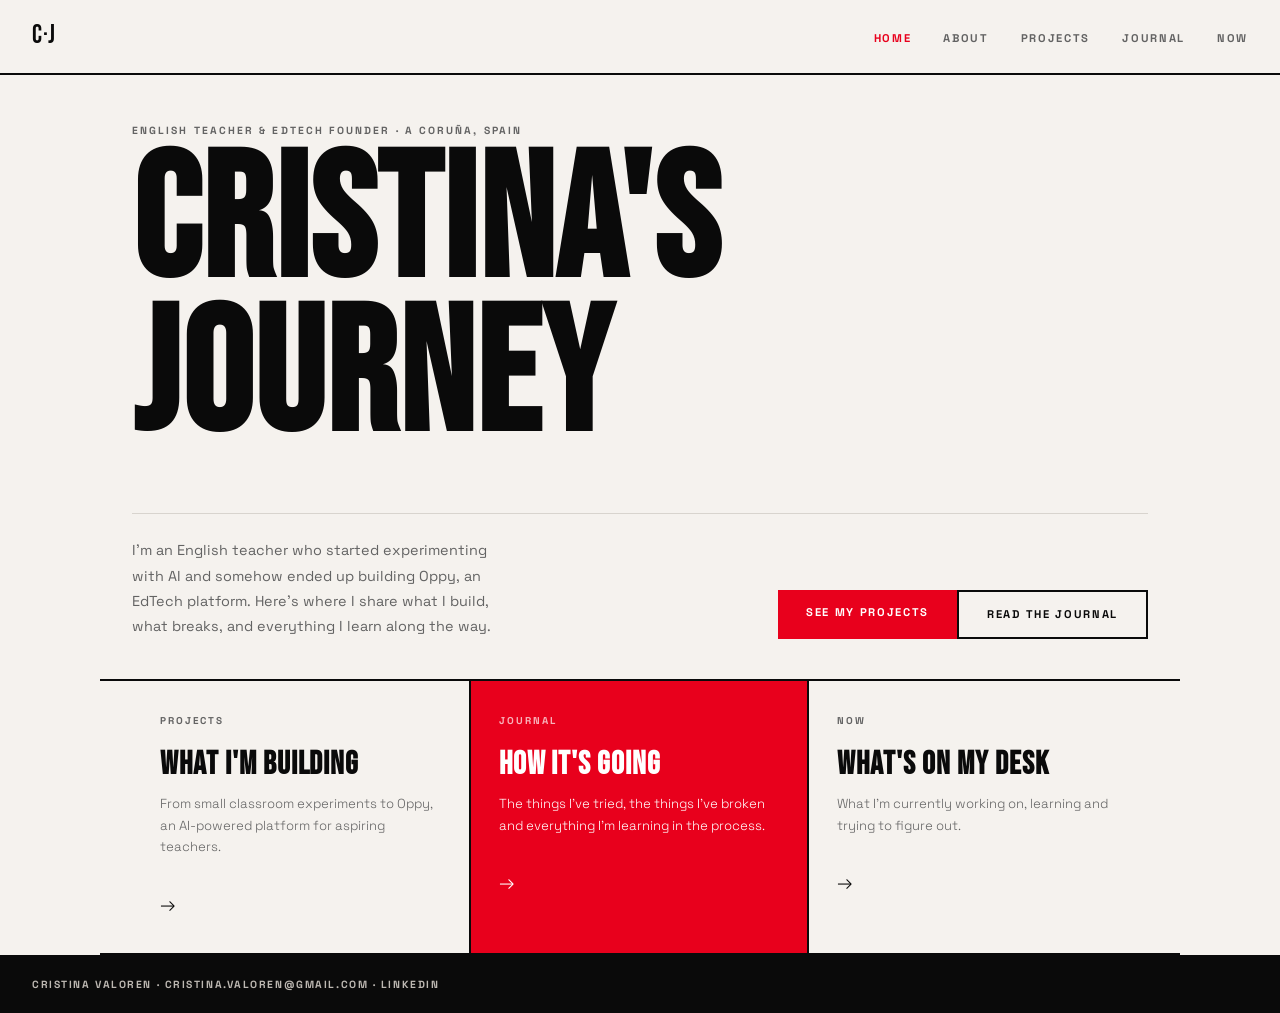
<file: index.html>
<!DOCTYPE html>
<html lang="en">
<head>
  <meta charset="UTF-8" />
  <meta name="viewport" content="width=device-width, initial-scale=1.0" />
  <title>Cristina Valoren | English Teacher & EdTech Founder</title>
  <meta name="description" content="Cristina Valoren is an English teacher exploring AI, educational technology and product development. Founder of Oppy. A personal journal of building, learning and figuring things out." />
  <meta property="og:title" content="Cristina Valoren | English Teacher & EdTech Founder" />
  <meta property="og:description" content="An English teacher learning to build with AI. From classroom experiments to developing Oppy, an EdTech platform for aspiring teachers." />
  <meta property="og:type" content="website" />
  <meta property="og:url" content="https://cristinavaloren-code.github.io/" />
  <link rel="icon" href="favicon.svg" type="image/svg+xml" />
  <link rel="stylesheet" href="css/style.css" />
</head>
<body>

  <nav class="nav">
    <a href="index.html" class="nav-logo">C·J</a>
    <ul class="nav-links">
      <li><a href="index.html" class="active">Home</a></li>
      <li><a href="about.html">About</a></li>
      <li><a href="projects.html">Projects</a></li>
      <li><a href="journal.html">Journal</a></li>
      <li><a href="now.html">Now</a></li>
    </ul>
  </nav>

  <main>
    <section class="hero">
      <div class="hero-text">
        <span class="eyebrow">English Teacher & EdTech Founder · A Coruña, Spain</span>
        <h1>Cristina's Journey</h1>
      </div>

      <div class="hero-bottom">
     
        <p class="hero-sub">
          I'm an English teacher who started experimenting with AI
          and somehow ended up building Oppy, an EdTech platform.
          Here's where I share what I build, what breaks, and
          everything I learn along the way.
        </p>


        <div class="hero-actions">
          <a href="projects.html" class="btn-primary">See My Projects</a>
          <a href="journal.html" class="btn-secondary">Read the Journal</a>
        </div>
      </div>
    </section>

    <section class="intro-cards">

      <a href="projects.html" class="card">
        <span class="card-label">Projects</span>
        <h2>What I'm building</h2>
        <p>
          From small classroom experiments to Oppy,
          an AI-powered platform for aspiring teachers.
        </p>
        <span class="card-arrow">→</span>
      </a>

      <a href="journal.html" class="card card--accent">
        <span class="card-label">Journal</span>
        <h2>How it's going</h2>
        <p>
          The things I've tried, the things I've broken
          and everything I'm learning in the process.
        </p>
        <span class="card-arrow">→</span>
      </a>

      <a href="now.html" class="card">
        <span class="card-label">Now</span>
        <h2>What's on my desk</h2>
        <p>
          What I'm currently working on, learning
          and trying to figure out.
        </p>
        <span class="card-arrow">→</span>
      </a>

    </section>
  </main>

  <footer class="footer">
    <p>
      Cristina Valoren ·
      <a href="mailto:cristina.valoren@gmail.com">
        cristina.valoren@gmail.com
      </a> ·
      <a href="https://www.linkedin.com/in/cristinavlorenzo"
         target="_blank"
         rel="noopener noreferrer">
        LinkedIn
      </a>
    </p>
  </footer>

</body>
</html>
</file>
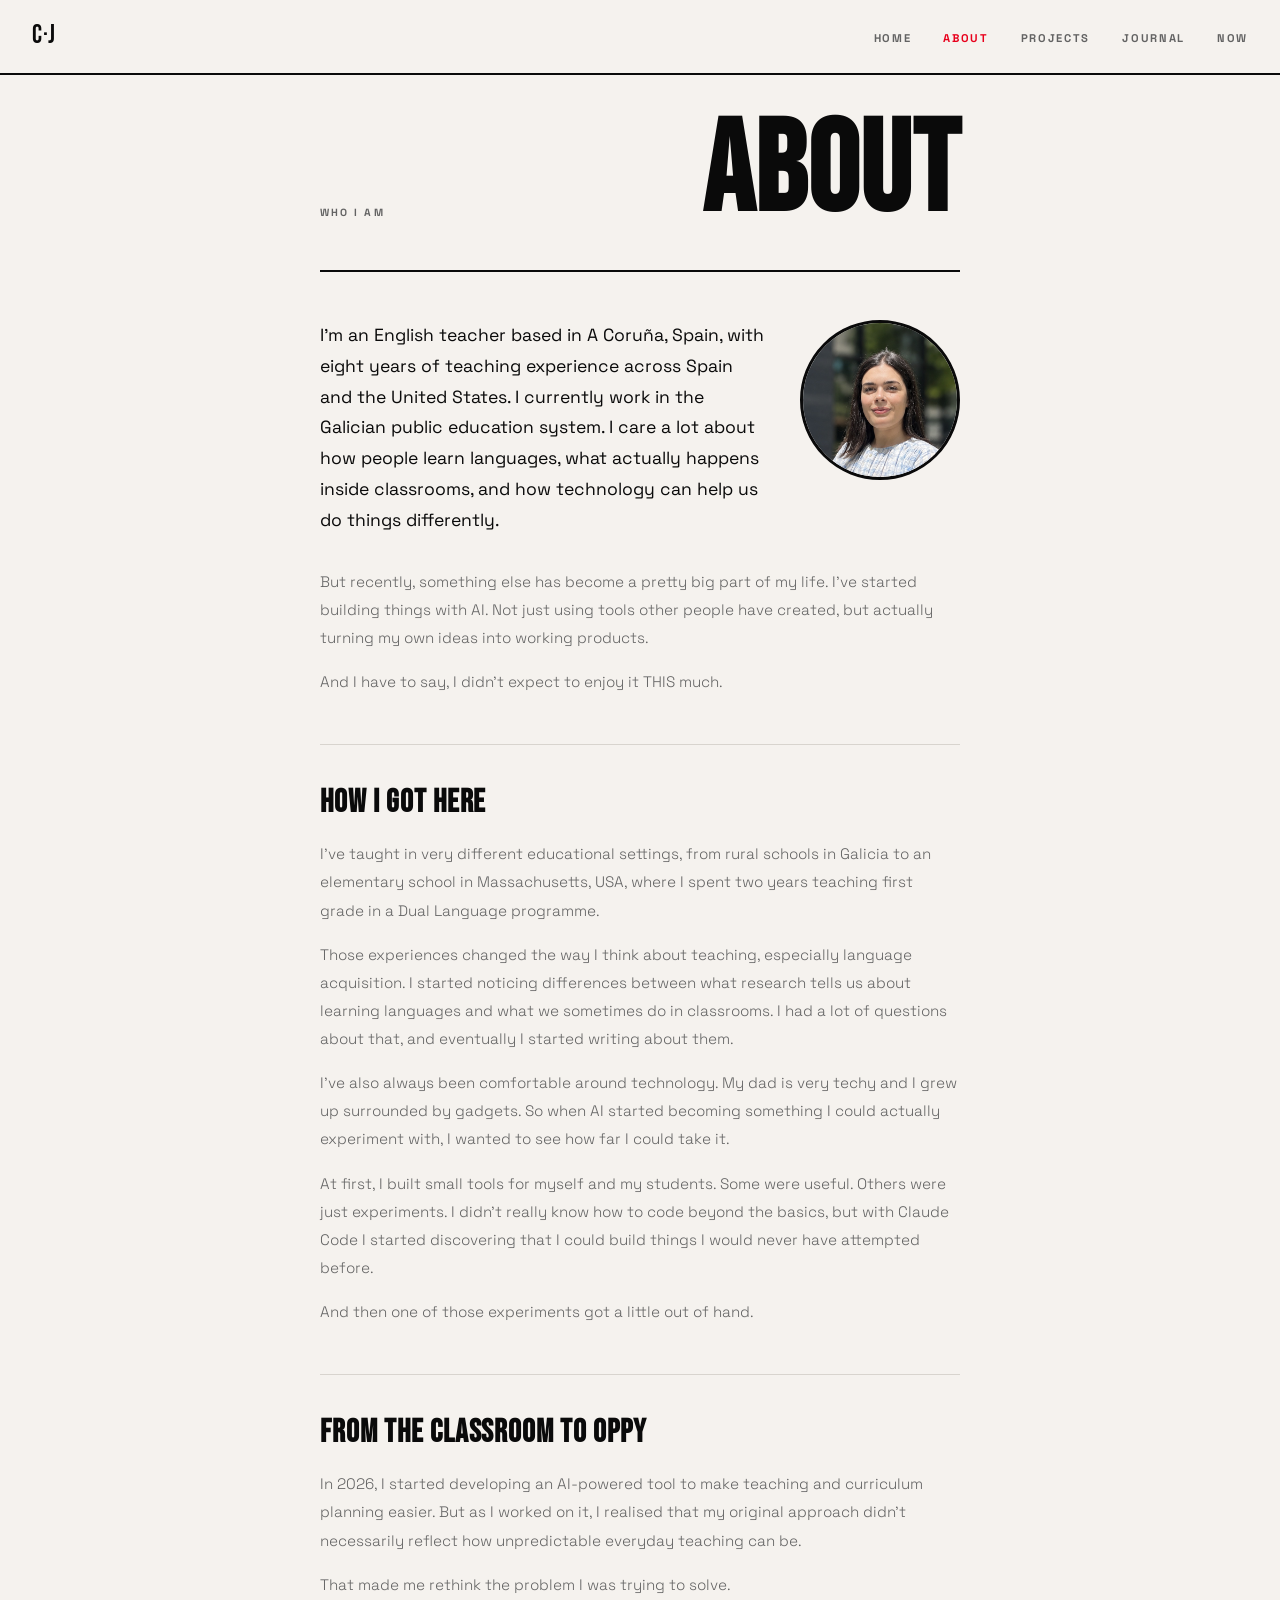
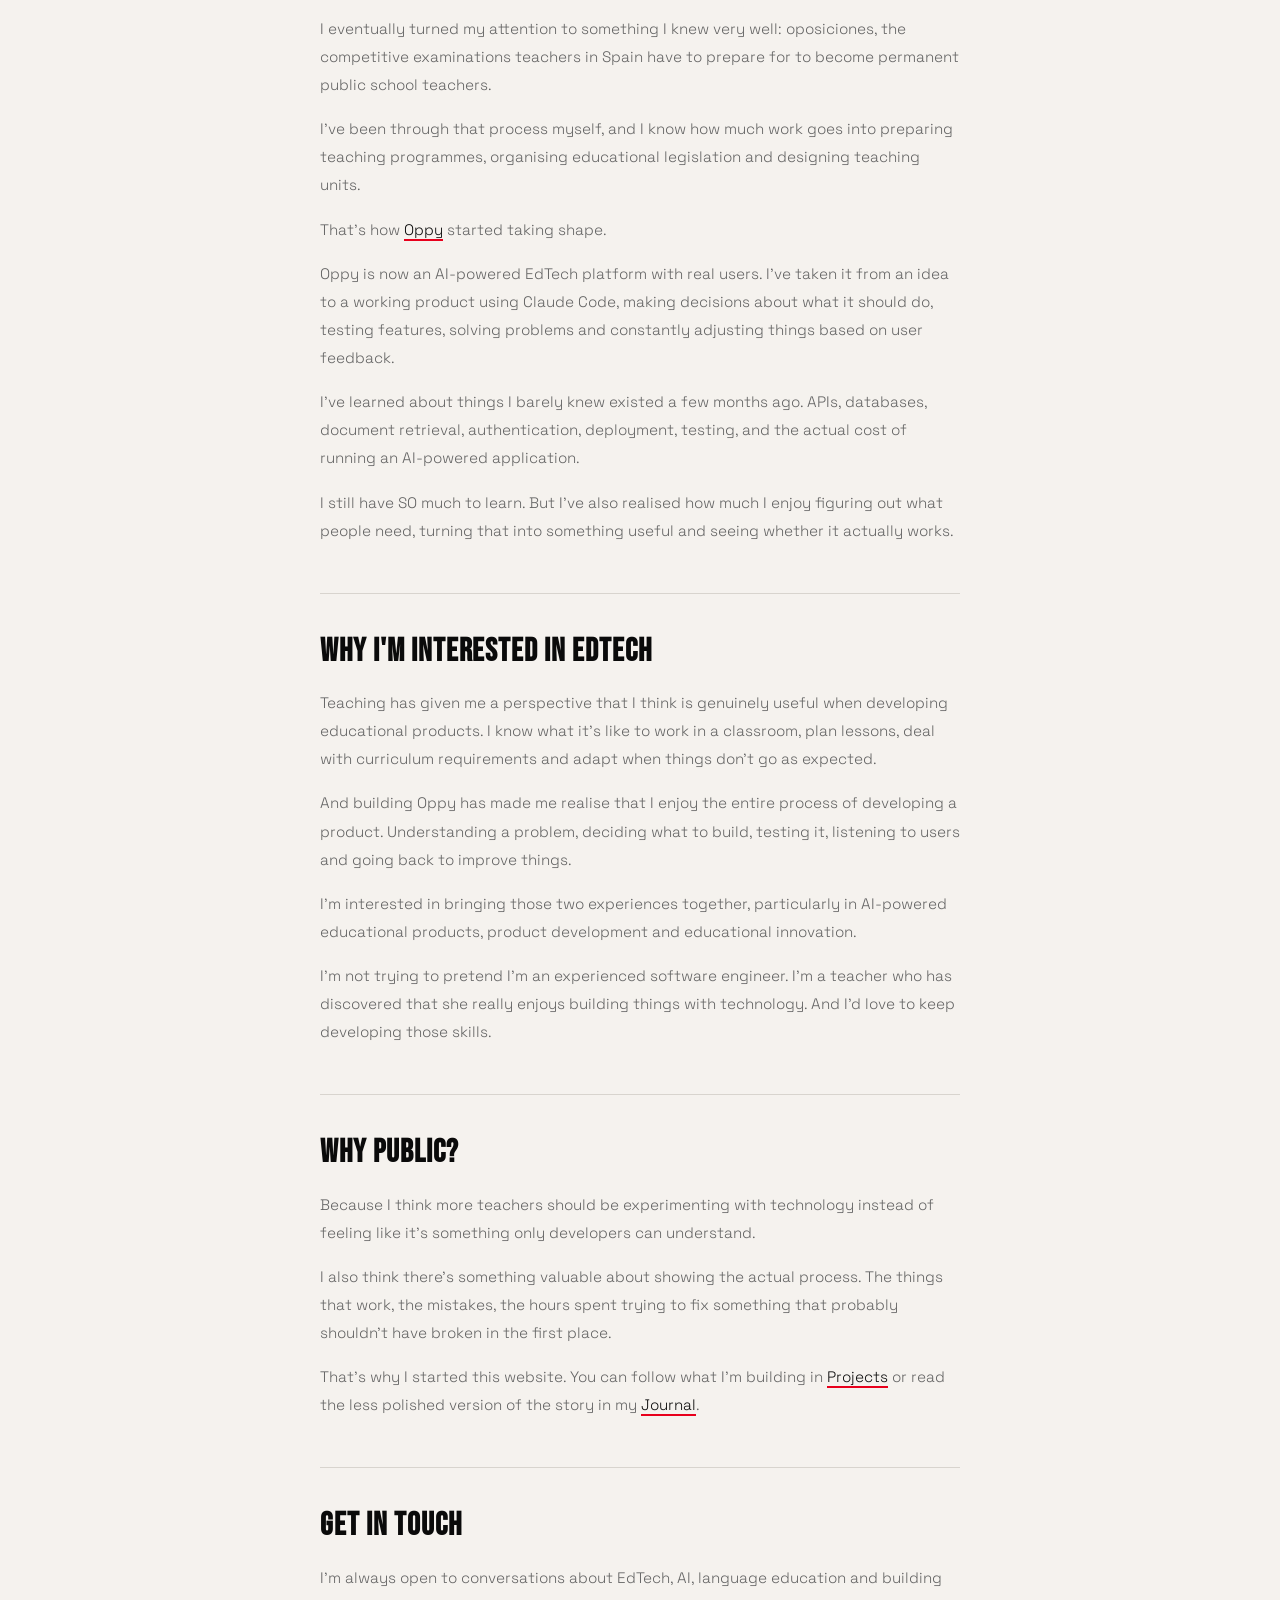
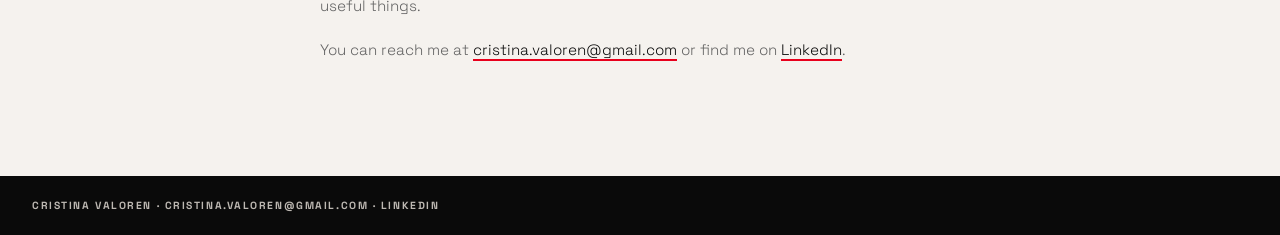
<file: about.html>
<!DOCTYPE html>
<html lang="en">
<head>
  <meta charset="UTF-8" />
  <meta name="viewport" content="width=device-width, initial-scale=1.0" />
  <title>About · Cristina Valoren</title>
  <meta name="description" content="Cristina Valoren is an English teacher with eight years of experience in Spain, the Netherlands and the US. Founder of Oppy, exploring AI, EdTech and product development." />
  <meta property="og:title" content="About · Cristina Valoren" />
  <meta property="og:description" content="From teaching English in different countries to building an AI-powered EdTech product. My journey into education, technology and product development." />
  <meta property="og:type" content="website" />
  <meta property="og:url" content="https://cristinavaloren-code.github.io/about.html" />
  <link rel="icon" href="favicon.svg" type="image/svg+xml" />
  <link rel="stylesheet" href="css/style.css" />
</head>
<body>

  <nav class="nav">
    <a href="index.html" class="nav-logo">C·J</a>
    <ul class="nav-links">
      <li><a href="index.html">Home</a></li>
      <li><a href="about.html" class="active">About</a></li>
      <li><a href="projects.html">Projects</a></li>
      <li><a href="journal.html">Journal</a></li>
      <li><a href="now.html">Now</a></li>
    </ul>
  </nav>

  <main class="page-main">
    <header class="page-header">
      <span class="eyebrow">Who I am</span>
      <h1>About</h1>
    </header>

    <div class="prose-layout">
      <div class="prose">

        <img
          src="images/headshot.jpg"
          alt="Cristina Valoren"
          style="width:160px;height:160px;object-fit:cover;object-position:center 80%;border-radius:50%;float:right;margin:0 0 1.5rem 2rem;border:3px solid #0a0a0a;"
        />

        <p class="lead">
          I'm an English teacher based in A Coruña, Spain, with eight years of teaching experience across Spain and the United States. I currently work in the Galician public education system. I care a lot about how people learn languages, what actually happens inside classrooms, and how technology can help us do things differently.
        </p>

        <p>
          But recently, something else has become a pretty big part of my life. I've started building things with AI. Not just using tools other people have created, but actually turning my own ideas into working products.
        </p>

        <p>
          And I have to say, I didn't expect to enjoy it THIS much.
        </p>

        <h2>How I got here</h2>

        <p>
          I've taught in very different educational settings, from rural schools in Galicia to an elementary school in Massachusetts, USA, where I spent two years teaching first grade in a Dual Language programme.
        </p>

        <p>
          Those experiences changed the way I think about teaching, especially language acquisition. I started noticing differences between what research tells us about learning languages and what we sometimes do in classrooms. I had a lot of questions about that, and eventually I started writing about them.
        </p>

        <p>
          I've also always been comfortable around technology. My dad is very techy and I grew up surrounded by gadgets. So when AI started becoming something I could actually experiment with, I wanted to see how far I could take it.
        </p>

        <p>
          At first, I built small tools for myself and my students. Some were useful. Others were just experiments. I didn't really know how to code beyond the basics, but with Claude Code I started discovering that I could build things I would never have attempted before.
        </p>

        <p>
          And then one of those experiments got a little out of hand.
        </p>

        <h2>From the classroom to Oppy</h2>

        <p>
          In 2026, I started developing an AI-powered tool to make teaching and curriculum planning easier. But as I worked on it, I realised that my original approach didn't necessarily reflect how unpredictable everyday teaching can be.
        </p>

        <p>
          That made me rethink the problem I was trying to solve.
        </p>

        <p>
          I eventually turned my attention to something I knew very well: oposiciones, the competitive examinations teachers in Spain have to prepare for to become permanent public school teachers.
        </p>

        <p>
          I've been through that process myself, and I know how much work goes into preparing teaching programmes, organising educational legislation and designing teaching units.
        </p>

        <p>
          That's how <a href="https://oppy.es" target="_blank" rel="noopener noreferrer">Oppy</a> started taking shape.
        </p>

        <p>
          Oppy is now an AI-powered EdTech platform with real users. I've taken it from an idea to a working product using Claude Code, making decisions about what it should do, testing features, solving problems and constantly adjusting things based on user feedback.
        </p>

        <p>
          I've learned about things I barely knew existed a few months ago. APIs, databases, document retrieval, authentication, deployment, testing, and the actual cost of running an AI-powered application.
        </p>

        <p>
          I still have SO much to learn. But I've also realised how much I enjoy figuring out what people need, turning that into something useful and seeing whether it actually works.
        </p>

        <h2>Why I'm interested in EdTech</h2>

        <p>
          Teaching has given me a perspective that I think is genuinely useful when developing educational products. I know what it's like to work in a classroom, plan lessons, deal with curriculum requirements and adapt when things don't go as expected.
        </p>

        <p>
          And building Oppy has made me realise that I enjoy the entire process of developing a product. Understanding a problem, deciding what to build, testing it, listening to users and going back to improve things.
        </p>

        <p>
          I'm interested in bringing those two experiences together, particularly in AI-powered educational products, product development and educational innovation.
        </p>

        <p>
          I'm not trying to pretend I'm an experienced software engineer. I'm a teacher who has discovered that she really enjoys building things with technology. And I'd love to keep developing those skills.
        </p>

        <h2>Why public?</h2>

        <p>
          Because I think more teachers should be experimenting with technology instead of feeling like it's something only developers can understand.
        </p>

        <p>
          I also think there's something valuable about showing the actual process. The things that work, the mistakes, the hours spent trying to fix something that probably shouldn't have broken in the first place.
        </p>

        <p>
          That's why I started this website. You can follow what I'm building in <a href="projects.html">Projects</a> or read the less polished version of the story in my <a href="journal.html">Journal</a>.
        </p>

        <h2>Get in touch</h2>

        <p>
          I'm always open to conversations about EdTech, AI, language education and building useful things.
        </p>

        <p>
          You can reach me at <a href="mailto:cristina.valoren@gmail.com">cristina.valoren@gmail.com</a> or find me on <a href="https://www.linkedin.com/in/cristinavlorenzo" target="_blank" rel="noopener noreferrer">LinkedIn</a>.
        </p>

      </div>
    </div>
  </main>

  <footer class="footer">
    <p>Cristina Valoren · <a href="mailto:cristina.valoren@gmail.com">cristina.valoren@gmail.com</a> · <a href="https://www.linkedin.com/in/cristinavlorenzo" target="_blank" rel="noopener noreferrer">LinkedIn</a></p>
  </footer>

</body>
</html>
</file>
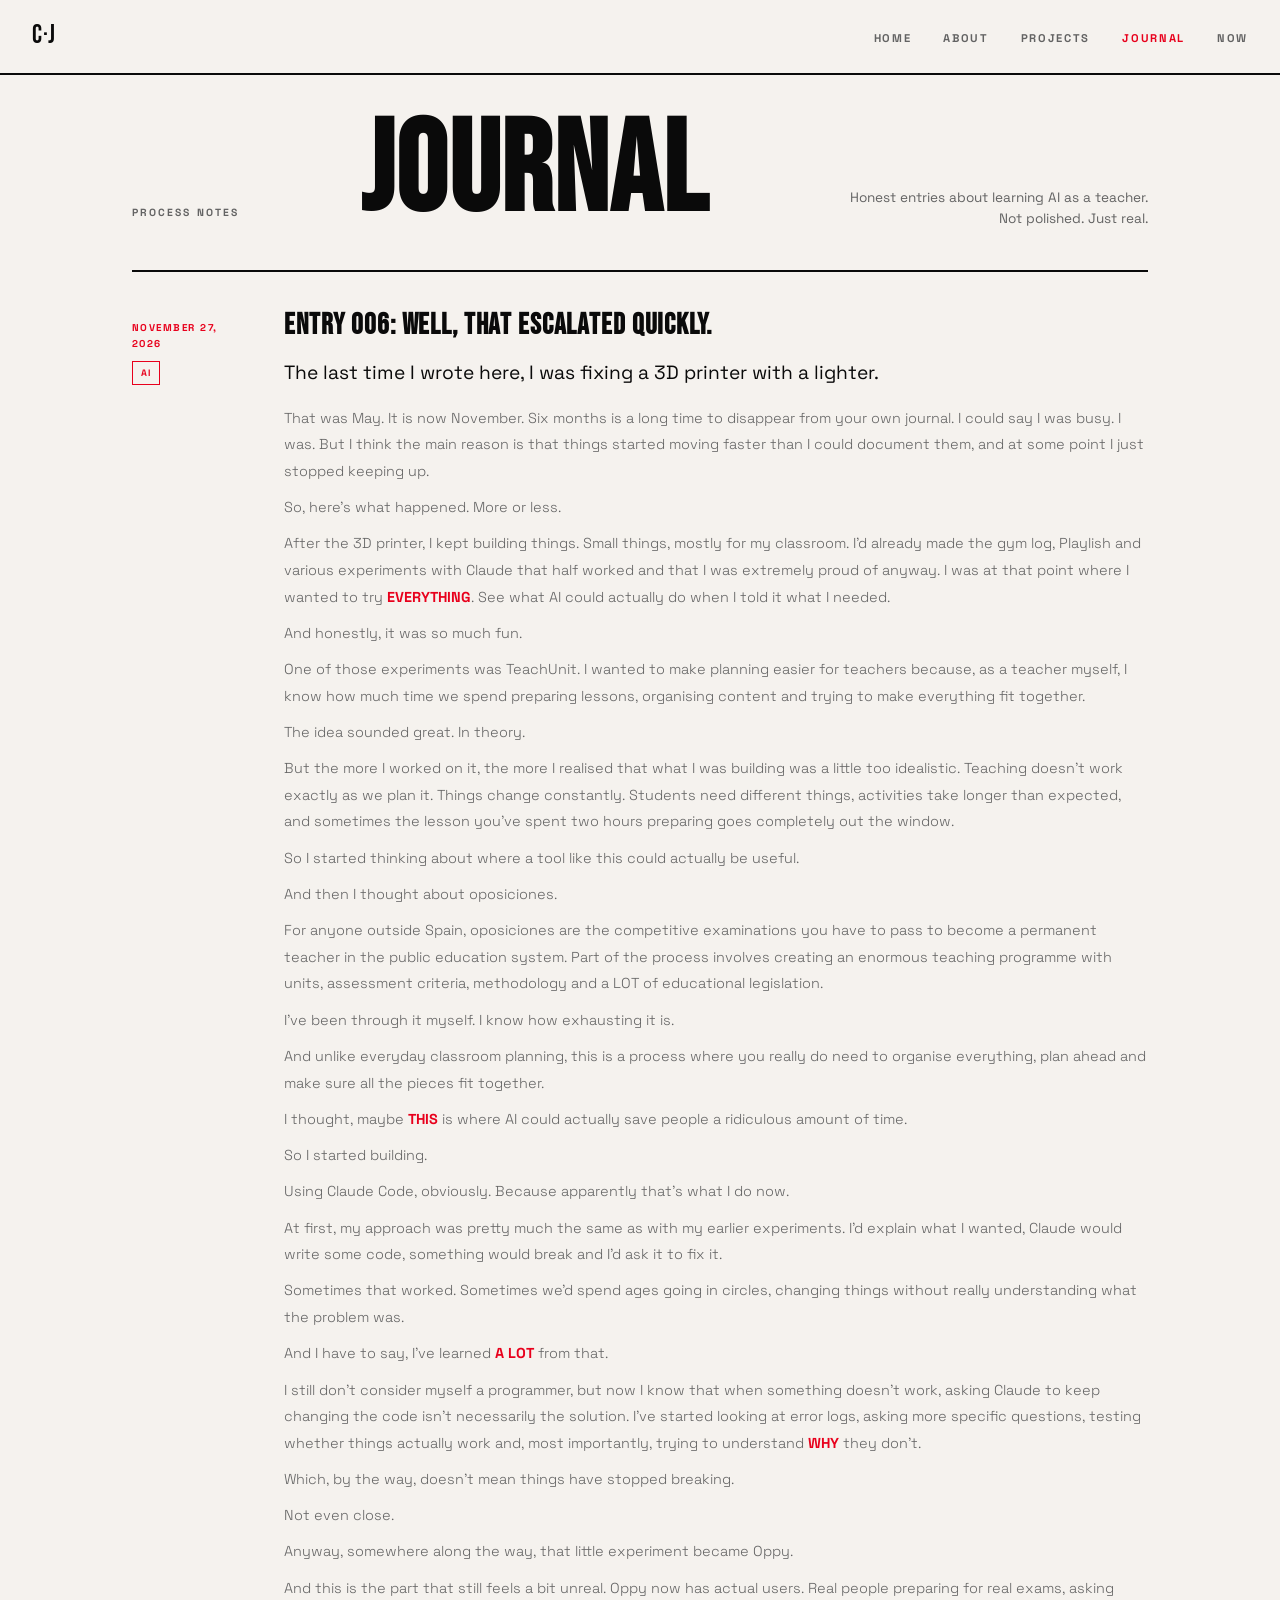
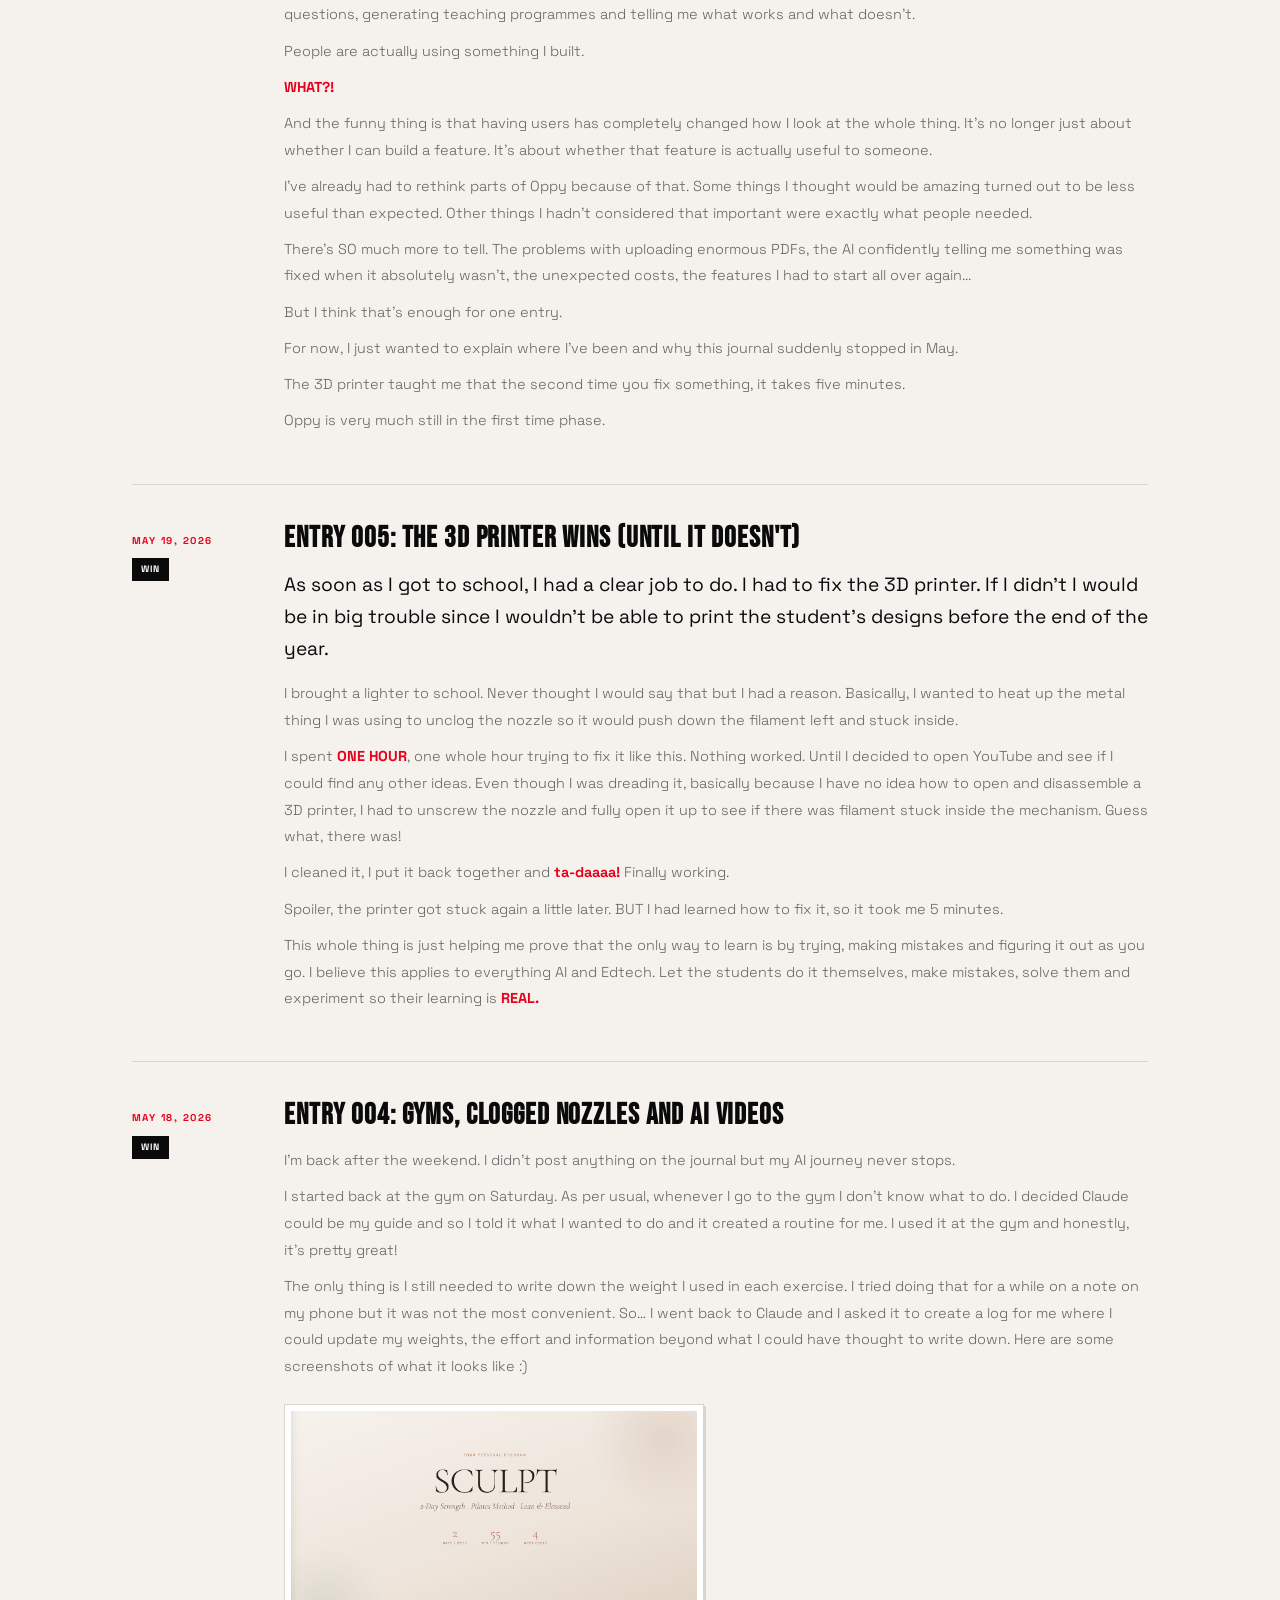
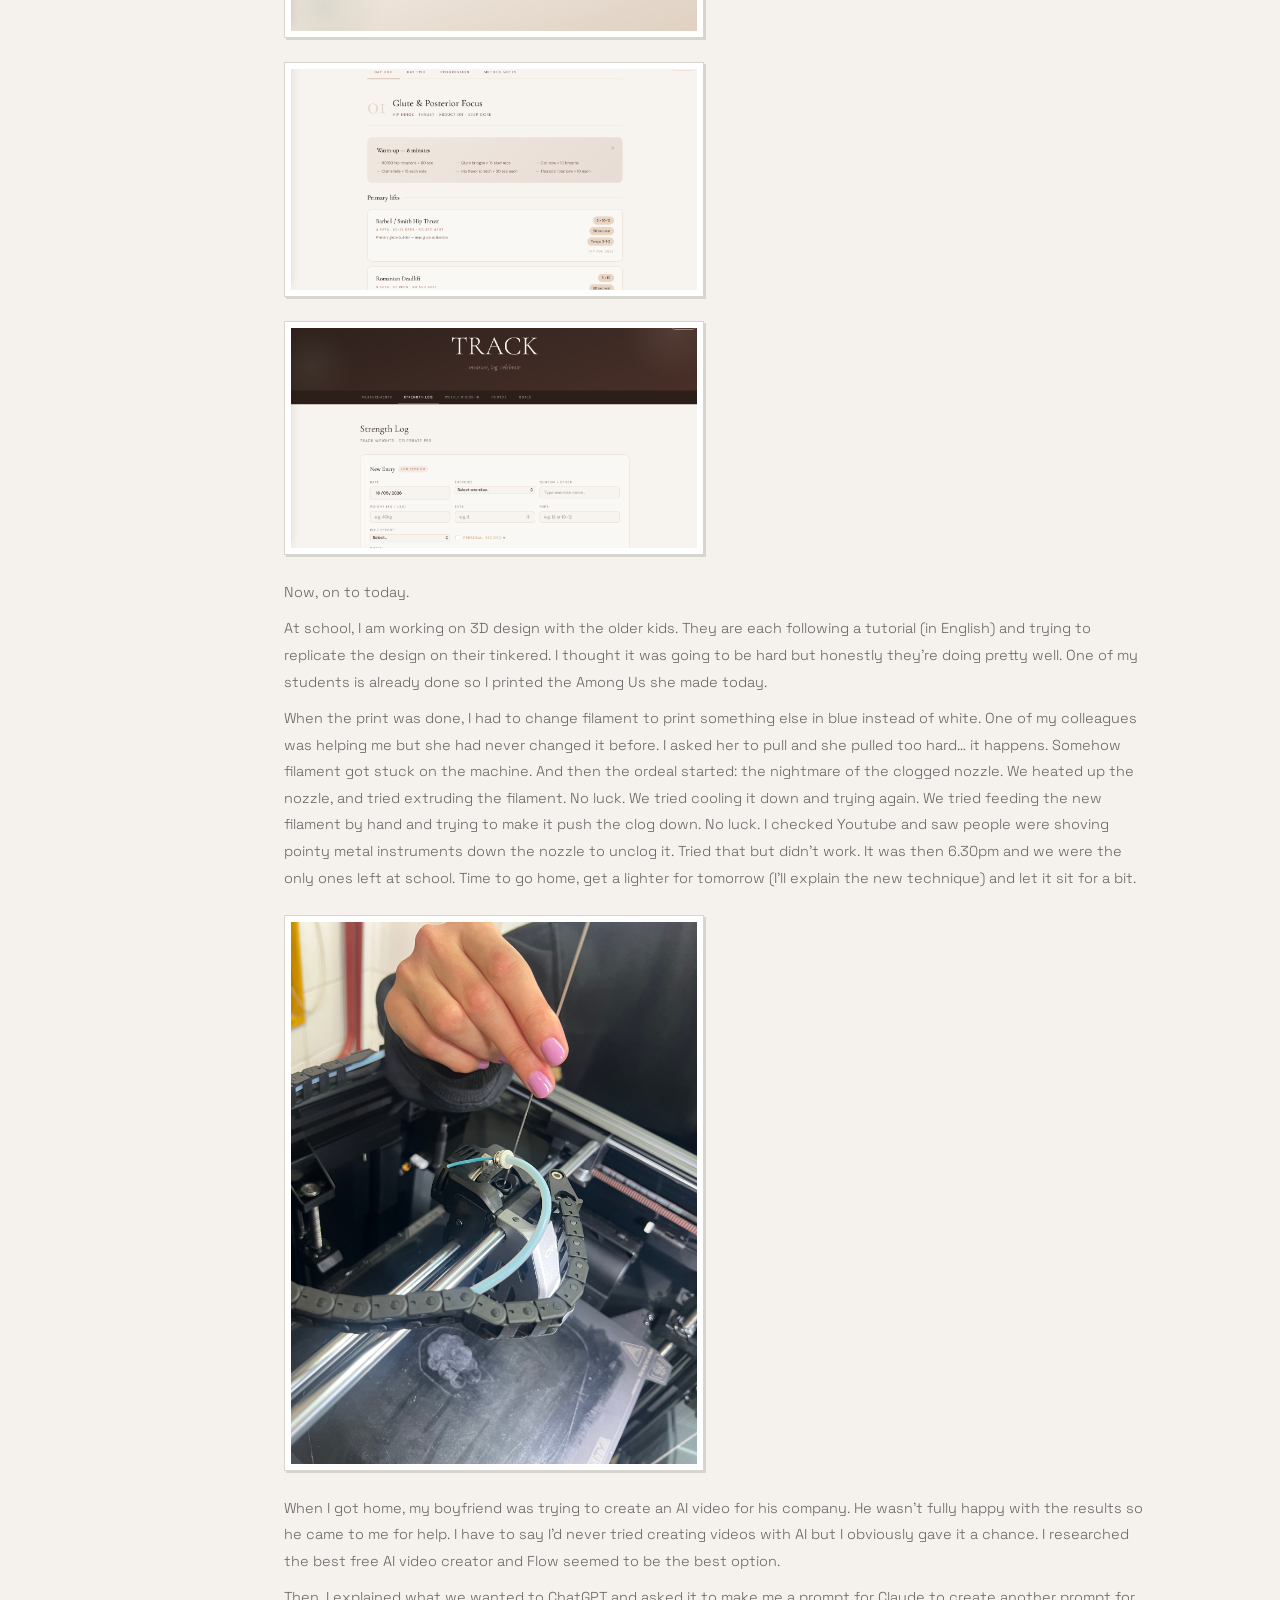
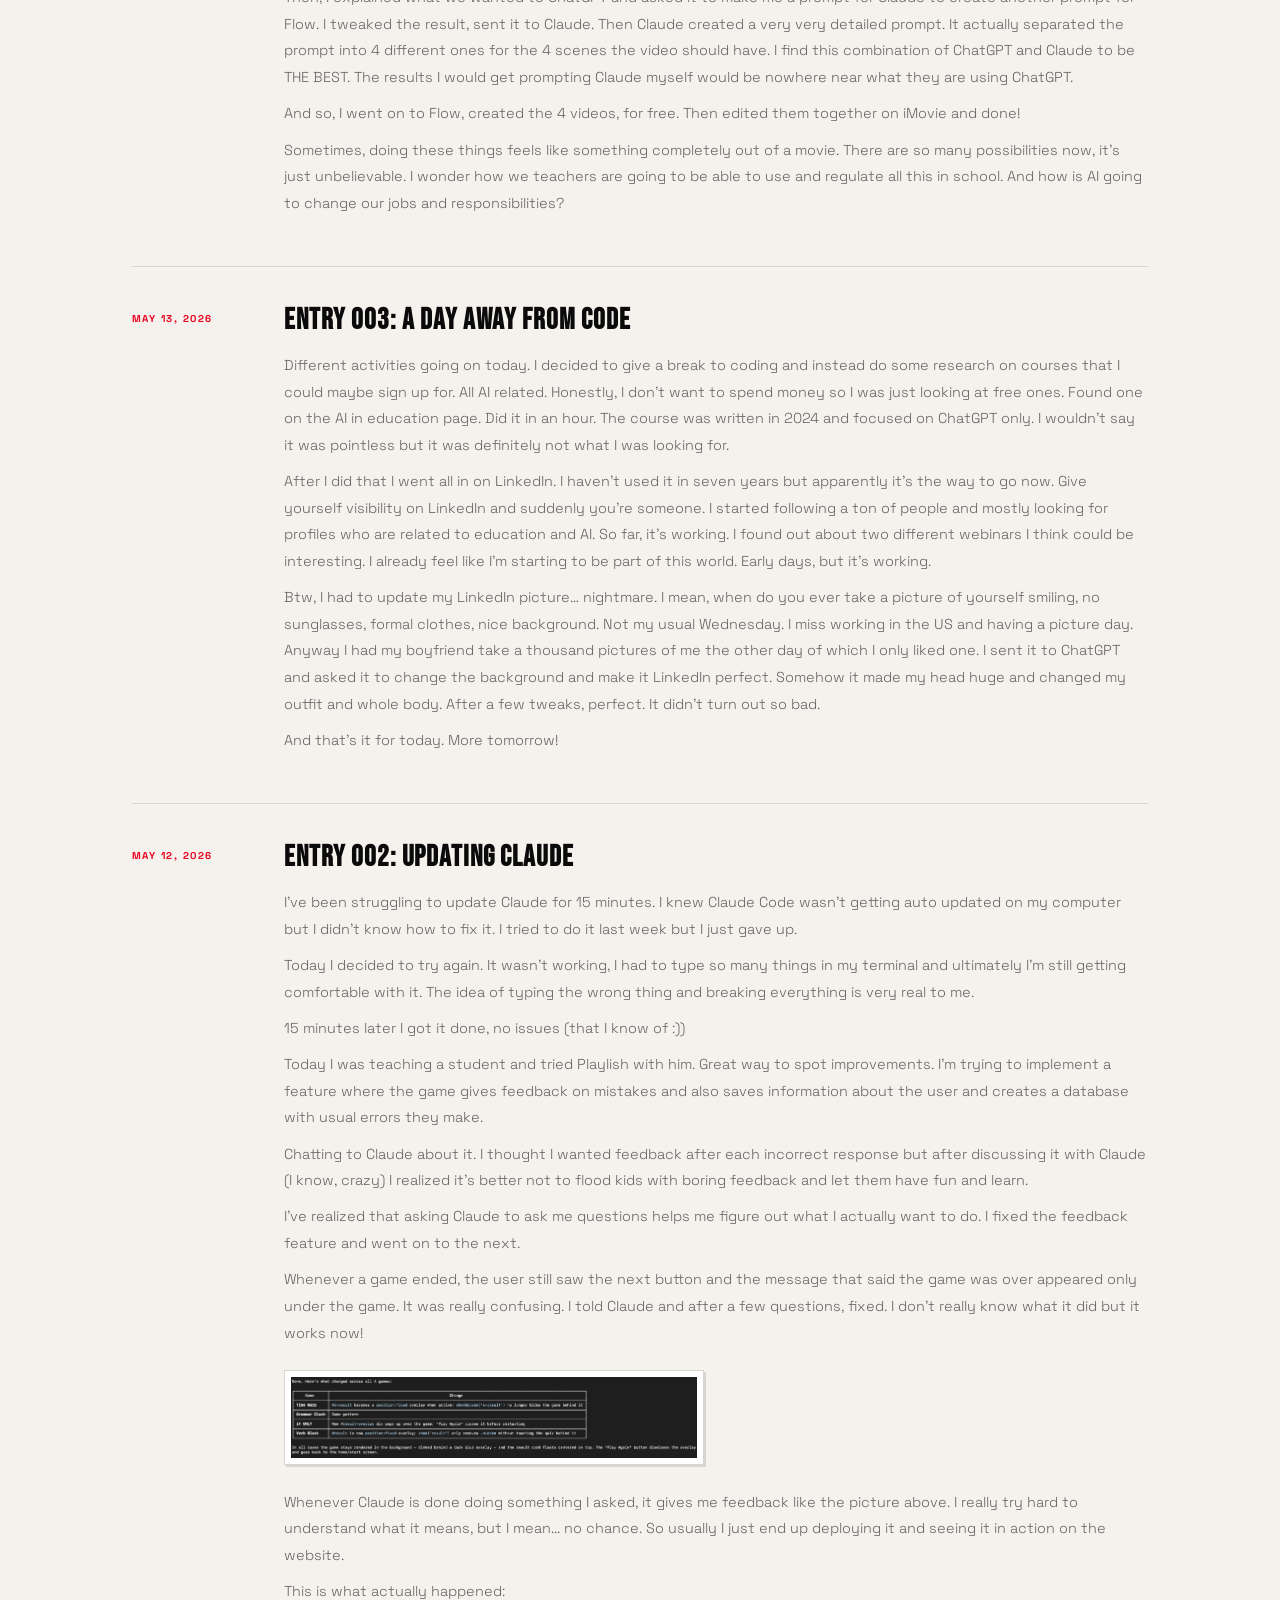
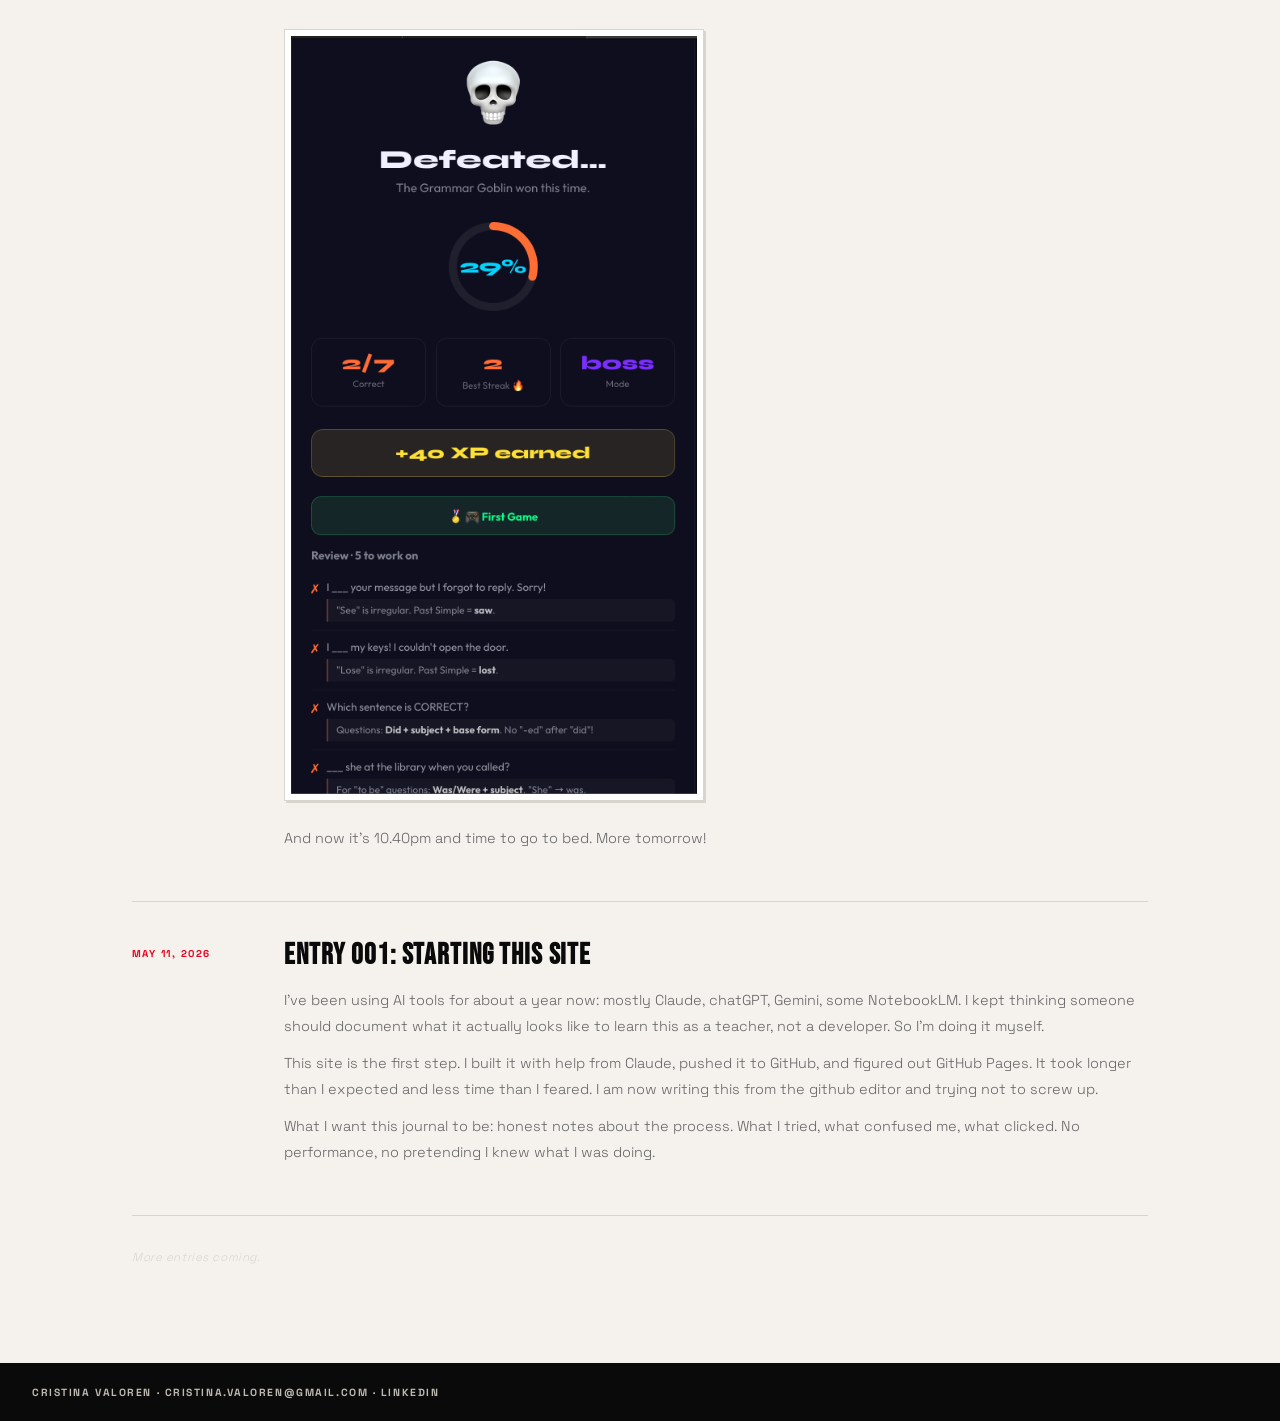
<file: journal.html>
<!DOCTYPE html>
<html lang="en">
<head>
  <meta charset="UTF-8" />
  <meta name="viewport" content="width=device-width, initial-scale=1.0" />
  <title>Journal · Cristina Valoren</title>
  <meta name="description" content="Honest notes on learning AI as a teacher. Process, not performance." />
  <meta property="og:title" content="Journal · Cristina Valoren" />
  <meta property="og:description" content="Honest notes on learning AI as a teacher. Process, not performance." />
  <meta property="og:type" content="website" />
  <meta property="og:url" content="https://cristinavaloren-code.github.io/journal.html" />
  <link rel="icon" href="favicon.svg" type="image/svg+xml" />
  <link rel="stylesheet" href="css/style.css" />
</head>
<body>

  <nav class="nav">
    <a href="index.html" class="nav-logo">C·J</a>
    <ul class="nav-links">
      <li><a href="index.html">Home</a></li>
      <li><a href="about.html">About</a></li>
      <li><a href="projects.html">Projects</a></li>
      <li><a href="journal.html" class="active">Journal</a></li>
      <li><a href="now.html">Now</a></li>
    </ul>
  </nav>

  <main class="page-main">
    <header class="page-header">
      <span class="eyebrow">Process notes</span>
      <h1>Journal</h1>
      <p class="page-sub">Honest entries about learning AI as a teacher. Not polished. Just real.</p>
    </header>
    
    <article class="journal-entry">
      <div class="entry-meta">
        <time class="entry-date" datetime="2026-11-27">November 27, 2026</time>
        <span class="entry-mood ai">AI</span>
      </div>
      <div>
        <h2 class="entry-title">Entry 006: Well, That Escalated Quickly.</h2>

        <p class="entry-lede">The last time I wrote here, I was fixing a 3D printer with a lighter.</p>

        <p class="entry-preview">That was May. It is now November. Six months is a long time to disappear from your own journal. I could say I was busy. I was. But I think the main reason is that things started moving faster than I could document them, and at some point I just stopped keeping up.</p>

        <p class="entry-preview">So, here's what happened. More or less.</p>

        <p class="entry-preview">After the 3D printer, I kept building things. Small things, mostly for my classroom. I'd already made the gym log, Playlish and various experiments with Claude that half worked and that I was extremely proud of anyway. I was at that point where I wanted to try <span class="highlight">EVERYTHING</span>. See what AI could actually do when I told it what I needed.</p>

        <p class="entry-preview">And honestly, it was so much fun.</p>

        <p class="entry-preview">One of those experiments was TeachUnit. I wanted to make planning easier for teachers because, as a teacher myself, I know how much time we spend preparing lessons, organising content and trying to make everything fit together.</p>

        <p class="entry-preview">The idea sounded great. In theory.</p>

        <p class="entry-preview">But the more I worked on it, the more I realised that what I was building was a little too idealistic. Teaching doesn't work exactly as we plan it. Things change constantly. Students need different things, activities take longer than expected, and sometimes the lesson you've spent two hours preparing goes completely out the window.</p>

        <p class="entry-preview">So I started thinking about where a tool like this could actually be useful.</p>

        <p class="entry-preview">And then I thought about oposiciones.</p>

        <p class="entry-preview">For anyone outside Spain, oposiciones are the competitive examinations you have to pass to become a permanent teacher in the public education system. Part of the process involves creating an enormous teaching programme with units, assessment criteria, methodology and a LOT of educational legislation.</p>

        <p class="entry-preview">I've been through it myself. I know how exhausting it is.</p>

        <p class="entry-preview">And unlike everyday classroom planning, this is a process where you really do need to organise everything, plan ahead and make sure all the pieces fit together.</p>

        <p class="entry-preview">I thought, maybe <span class="highlight">THIS</span> is where AI could actually save people a ridiculous amount of time.</p>

        <p class="entry-preview">So I started building.</p>

        <p class="entry-preview">Using Claude Code, obviously. Because apparently that's what I do now.</p>

        <p class="entry-preview">At first, my approach was pretty much the same as with my earlier experiments. I'd explain what I wanted, Claude would write some code, something would break and I'd ask it to fix it.</p>

        <p class="entry-preview">Sometimes that worked. Sometimes we'd spend ages going in circles, changing things without really understanding what the problem was.</p>

        <p class="entry-preview">And I have to say, I've learned <span class="highlight">A LOT</span> from that.</p>

        <p class="entry-preview">I still don't consider myself a programmer, but now I know that when something doesn't work, asking Claude to keep changing the code isn't necessarily the solution. I've started looking at error logs, asking more specific questions, testing whether things actually work and, most importantly, trying to understand <span class="highlight">WHY</span> they don't.</p>

        <p class="entry-preview">Which, by the way, doesn't mean things have stopped breaking.</p>

        <p class="entry-preview">Not even close.</p>

        <p class="entry-preview">Anyway, somewhere along the way, that little experiment became Oppy.</p>

        <p class="entry-preview">And this is the part that still feels a bit unreal. Oppy now has actual users. Real people preparing for real exams, asking questions, generating teaching programmes and telling me what works and what doesn't.</p>

        <p class="entry-preview">People are actually using something I built.</p>

        <p class="entry-preview"><span class="highlight">WHAT?!</span></p>

        <p class="entry-preview">And the funny thing is that having users has completely changed how I look at the whole thing. It's no longer just about whether I can build a feature. It's about whether that feature is actually useful to someone.</p>

        <p class="entry-preview">I've already had to rethink parts of Oppy because of that. Some things I thought would be amazing turned out to be less useful than expected. Other things I hadn't considered that important were exactly what people needed.</p>

        <p class="entry-preview">There's SO much more to tell. The problems with uploading enormous PDFs, the AI confidently telling me something was fixed when it absolutely wasn't, the unexpected costs, the features I had to start all over again...</p>

        <p class="entry-preview">But I think that's enough for one entry.</p>

        <p class="entry-preview">For now, I just wanted to explain where I've been and why this journal suddenly stopped in May.</p>

        <p class="entry-preview">The 3D printer taught me that the second time you fix something, it takes five minutes.</p>

        <p class="entry-preview">Oppy is very much still in the first time phase.</p>
      </div>
    </article>

    <article class="journal-entry">
      <div class="entry-meta">
        <time class="entry-date" datetime="2026-05-19">May 19, 2026</time>
        <span class="entry-mood win">Win</span>
      </div>
      <div>
        <h2 class="entry-title">Entry 005: The 3D Printer Wins (Until It Doesn't)</h2>
        <p class="entry-lede">As soon as I got to school, I had a clear job to do. I had to fix the 3D printer. If I didn't I would be in big trouble since I wouldn't be able to print the student's designs before the end of the year.</p>
        <p class="entry-preview">I brought a lighter to school. Never thought I would say that but I had a reason. Basically, I wanted to heat up the metal thing I was using to unclog the nozzle so it would push down the filament left and stuck inside.</p>
        <p class="entry-preview">I spent <span class="highlight">ONE HOUR</span>, one whole hour trying to fix it like this. Nothing worked. Until I decided to open YouTube and see if I could find any other ideas. Even though I was dreading it, basically because I have no idea how to open and disassemble a 3D printer, I had to unscrew the nozzle and fully open it up to see if there was filament stuck inside the mechanism. Guess what, there was!</p>
        <p class="entry-preview">I cleaned it, I put it back together and <span class="highlight">ta-daaaa!</span> Finally working.</p>
        <p class="entry-preview">Spoiler, the printer got stuck again a little later. BUT I had learned how to fix it, so it took me 5 minutes.</p>
        <p class="entry-preview">This whole thing is just helping me prove that the only way to learn is by trying, making mistakes and figuring it out as you go. I believe this applies to everything AI and Edtech. Let the students do it themselves, make mistakes, solve them and experiment so their learning is <span class="highlight">REAL.</span></p>
      </div>
    </article>
    
    <article class="journal-entry">
  <div class="entry-meta">
    <time class="entry-date" datetime="2026-05-18">May 18, 2026</time>
    <span class="entry-mood win">Win</span>
  </div>
  <div>
    <h2 class="entry-title">Entry 004: Gyms, Clogged Nozzles and AI Videos</h2>
    <p class="entry-preview">I'm back after the weekend. I didn't post anything on the journal but my AI journey never stops.</p>
    <p class="entry-preview">I started back at the gym on Saturday. As per usual, whenever I go to the gym I don't know what to do. I decided Claude could be my guide and so I told it what I wanted to do and it created a routine for me. I used it at the gym and honestly, it's pretty great!</p>
    <p class="entry-preview">The only thing is I still needed to write down the weight I used in each exercise. I tried doing that for a while on a note on my phone but it was not the most convenient. So… I went back to Claude and I asked it to create a log for me where I could update my weights, the effort and information beyond what I could have thought to write down. Here are some screenshots of what it looks like :)</p>

 
      <img src="images/Screenshot 2026-05-18 at 13.09.12.png" alt="Gym log screenshot" class="entry-image" />
      <img src="images/gym-log2.png" alt="Gym log screenshot" class="entry-image" />
      <img src="images/gym-log3.png" alt="Gym log screenshot" class="entry-image" />


    <p class="entry-preview">Now, on to today.</p>
    <p class="entry-preview">At school, I am working on 3D design with the older kids. They are each following a tutorial (in English) and trying to replicate the design on their tinkered. I thought it was going to be hard but honestly they're doing pretty well. One of my students is already done so I printed the Among Us she made today.</p>
    <p class="entry-preview">When the print was done, I had to change filament to print something else in blue instead of white. One of my colleagues was helping me but she had never changed it before. I asked her to pull and she pulled too hard… it happens. Somehow filament got stuck on the machine. And then the ordeal started: the nightmare of the clogged nozzle. We heated up the nozzle, and tried extruding the filament. No luck. We tried cooling it down and trying again. We tried feeding the new filament by hand and trying to make it push the clog down. No luck. I checked Youtube and saw people were shoving pointy metal instruments down the nozzle to unclog it. Tried that but didn't work. It was then 6.30pm and we were the only ones left at school. Time to go home, get a lighter for tomorrow (I'll explain the new technique) and let it sit for a bit.</p>

    
     <img src="images/IMG_9650.jpeg" alt="3D printer clogged nozzle situation" class="entry-image" />
 

    <p class="entry-preview">When I got home, my boyfriend was trying to create an AI video for his company. He wasn't fully happy with the results so he came to me for help. I have to say I'd never tried creating videos with AI but I obviously gave it a chance. I researched the best free AI video creator and Flow seemed to be the best option.</p>
    <p class="entry-preview">Then, I explained what we wanted to ChatGPT and asked it to make me a prompt for Claude to create another prompt for Flow. I tweaked the result, sent it to Claude. Then Claude created a very very detailed prompt. It actually separated the prompt into 4 different ones for the 4 scenes the video should have. I find this combination of ChatGPT and Claude to be THE BEST. The results I would get prompting Claude myself would be nowhere near what they are using ChatGPT.</p>
    <p class="entry-preview">And so, I went on to Flow, created the 4 videos, for free. Then edited them together on iMovie and done!</p>
    <p class="entry-preview">Sometimes, doing these things feels like something completely out of a movie. There are so many possibilities now, it's just unbelievable. I wonder how we teachers are going to be able to use and regulate all this in school. And how is AI going to change our jobs and responsibilities?</p>
  </div>
</article>
    
    <article class="journal-entry">
  <time class="entry-date" datetime="2026-05-13">May 13, 2026</time>
  <div>
    <h2 class="entry-title">Entry 003: A Day Away From Code</h2>
    <p class="entry-preview">Different activities going on today. I decided to give a break to coding and instead do some research on courses that I could maybe sign up for. All AI related. Honestly, I don't want to spend money so I was just looking at free ones. Found one on the AI in education page. Did it in an hour. The course was written in 2024 and focused on ChatGPT only. I wouldn't say it was pointless but it was definitely not what I was looking for.</p>
    <p class="entry-preview">After I did that I went all in on LinkedIn. I haven't used it in seven years but apparently it's the way to go now. Give yourself visibility on LinkedIn and suddenly you're someone. I started following a ton of people and mostly looking for profiles who are related to education and AI. So far, it's working. I found out about two different webinars I think could be interesting. I already feel like I'm starting to be part of this world. Early days, but it's working.</p>
    <p class="entry-preview">Btw, I had to update my LinkedIn picture… nightmare. I mean, when do you ever take a picture of yourself smiling, no sunglasses, formal clothes, nice background. Not my usual Wednesday. I miss working in the US and having a picture day. Anyway I had my boyfriend take a thousand pictures of me the other day of which I only liked one. I sent it to ChatGPT and asked it to change the background and make it LinkedIn perfect. Somehow it made my head huge and changed my outfit and whole body. After a few tweaks, perfect. It didn't turn out so bad.</p>
    <p class="entry-preview">And that's it for today. More tomorrow!</p>
  </div>
</article>

    
    <div class="journal-list">
  <article class="journal-entry">
    <time class="entry-date" datetime="2026-05-12">May 12, 2026</time>
    <div class="entry-body">
      <h2 class="entry-title">Entry 002: Updating Claude</h2>
      <p class="entry-preview">I've been struggling to update Claude for 15 minutes. I knew Claude Code wasn't getting auto updated on my computer but I didn't know how to fix it. I tried to do it last week but I just gave up.</p>
      <p class="entry-preview">Today I decided to try again. It wasn't working, I had to type so many things in my terminal and ultimately I'm still getting comfortable with it. The idea of typing the wrong thing and breaking everything is very real to me.</p>
      <p class="entry-preview">15 minutes later I got it done, no issues (that I know of :))</p>
      <p class="entry-preview">Today I was teaching a student and tried Playlish with him. Great way to spot improvements. I'm trying to implement a feature where the game gives feedback on mistakes and also saves information about the user and creates a database with usual errors they make.</p>
      <p class="entry-preview">Chatting to Claude about it. I thought I wanted feedback after each incorrect response but after discussing it with Claude (I know, crazy) I realized it's better not to flood kids with boring feedback and let them have fun and learn.</p>
      <p class="entry-preview">I've realized that asking Claude to ask me questions helps me figure out what I actually want to do. I fixed the feedback feature and went on to the next.</p>
      <p class="entry-preview">Whenever a game ended, the user still saw the next button and the message that said the game was over appeared only under the game. It was really confusing. I told Claude and after a few questions, fixed. I don't really know what it did but it works now!</p>
      <img src="images/Screenshot20.48.46.png" alt="Updating Claude in terminal" class="entry-image" />
      <p class="entry-preview">Whenever Claude is done doing something I asked, it gives me feedback like the picture above. I really try hard to understand what it means, but I mean... no chance. So usually I just end up deploying it and seeing it in action on the website.</p>
      <p class="entry-preview">This is what actually happened:</p>
      <img src="images/Screenshot22.46.10.png" alt="Updating Claude in terminal" class="entry-image" />
      <p class="entry-preview">And now it's 10.40pm and time to go to bed. More tomorrow!</p>

    </div>
  </article>

  <article class="journal-entry">
    <time class="entry-date" datetime="2026-05-11">May 11, 2026</time>
    <div class="entry-body">
      <h2 class="entry-title">Entry 001: Starting this site</h2>
      <p class="entry-preview">I've been using AI tools for about a year now: mostly Claude, chatGPT, Gemini, some NotebookLM. I kept thinking someone should document what it actually looks like to learn this as a teacher, not a developer. So I'm doing it myself.</p>
      <p class="entry-preview">This site is the first step. I built it with help from Claude, pushed it to GitHub, and figured out GitHub Pages. It took longer than I expected and less time than I feared. I am now writing this from the github editor and trying not to screw up.</p>
      <p class="entry-preview">What I want this journal to be: honest notes about the process. What I tried, what confused me, what clicked. No performance, no pretending I knew what I was doing.</p>

    </div>
  </article>
</div>
    <p class="journal-note">More entries coming.</p>
  </main>

  <footer class="footer">
    <p>Cristina Valoren · <a href="mailto:cristina.valoren@gmail.com">cristina.valoren@gmail.com</a> · <a href="https://www.linkedin.com/in/cristinavlorenzo" target="_blank" rel="noopener noreferrer">LinkedIn</a></p>
  </footer>

</body>
</html>
</file>
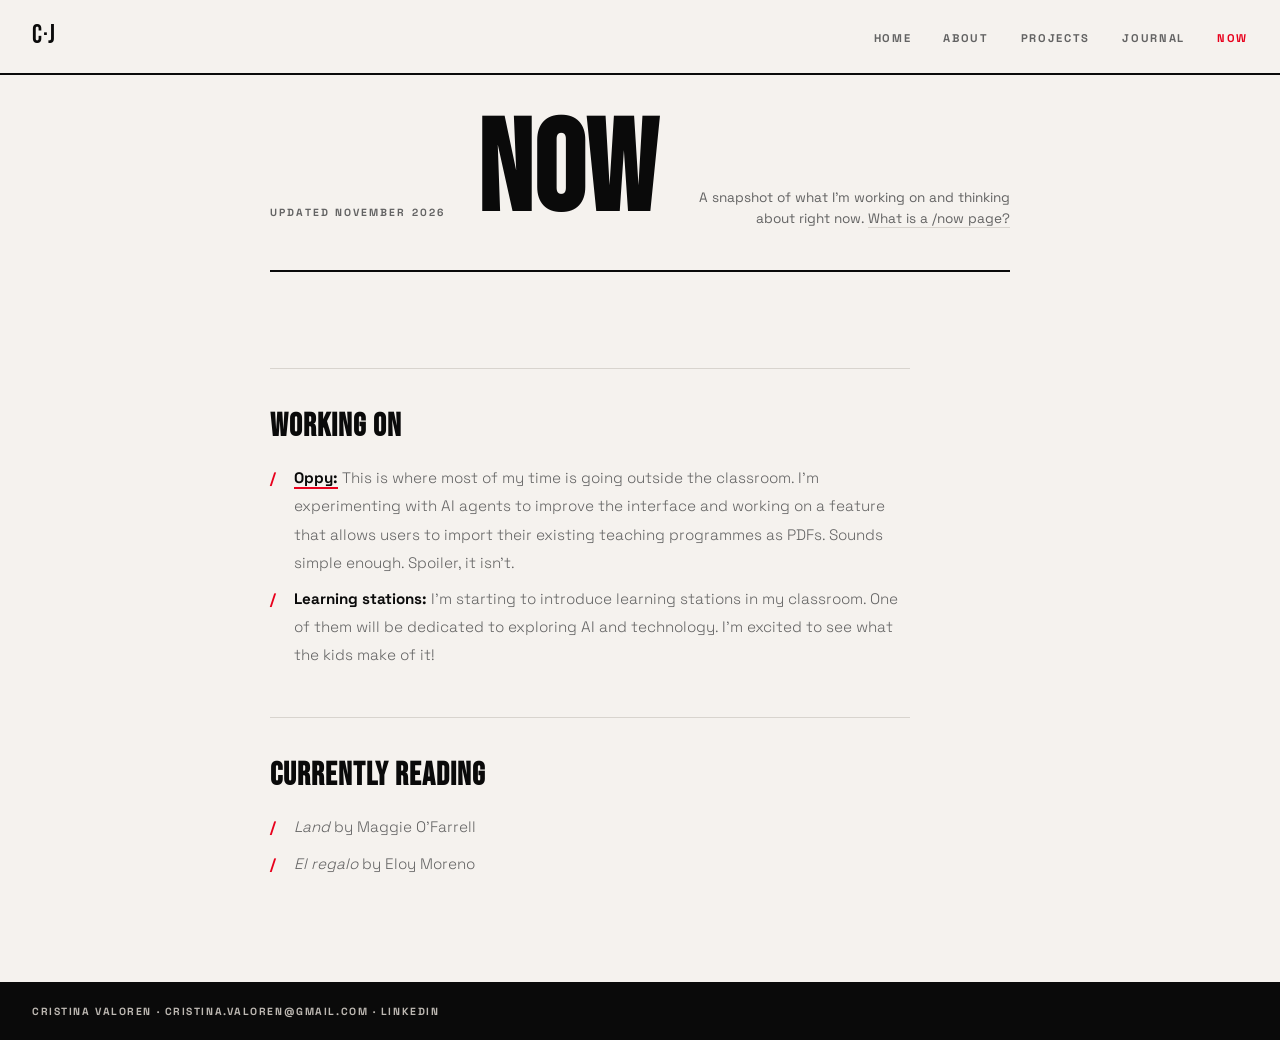
<file: now.html>
<!DOCTYPE html>
<html lang="en">
<head>
  <meta charset="UTF-8" />
  <meta name="viewport" content="width=device-width, initial-scale=1.0" />
  <title>Now · Cristina Valoren</title>
  <meta name="description" content="What Cristina Valoren is currently building, experimenting with and reading. November 2026." />
  <meta property="og:title" content="Now · Cristina Valoren" />
  <meta property="og:description" content="A snapshot of what I'm working on in EdTech, AI and my classroom." />
  <meta property="og:type" content="website" />
  <meta property="og:url" content="https://cristinavaloren-code.github.io/now.html" />
  <link rel="icon" href="favicon.svg" type="image/svg+xml" />
  <link rel="stylesheet" href="css/style.css" />
</head>
<body>

  <nav class="nav">
    <a href="index.html" class="nav-logo">C·J</a>
    <ul class="nav-links">
      <li><a href="index.html">Home</a></li>
      <li><a href="about.html">About</a></li>
      <li><a href="projects.html">Projects</a></li>
      <li><a href="journal.html">Journal</a></li>
      <li><a href="now.html" class="active">Now</a></li>
    </ul>
  </nav>

  <main class="page-main">
    <header class="page-header">
      <span class="eyebrow">Updated November 2026</span>
      <h1>Now</h1>
      <p class="page-sub">
        A snapshot of what I'm working on and thinking about right now.
        <a href="https://nownownow.com/about" target="_blank" rel="noopener noreferrer">What is a /now page?</a>
      </p>
    </header>

    <div class="prose-layout">
      <div class="prose">

        <h2>Working on</h2>

        <ul>
          <li>
            <strong><a href="https://oppy.es" target="_blank" rel="noopener noreferrer">Oppy:</a></strong>
            This is where most of my time is going outside the classroom.
            I'm experimenting with AI agents to improve the interface
            and working on a feature that allows users to import their
            existing teaching programmes as PDFs. Sounds simple enough.
            Spoiler, it isn't.
          </li>

          <li>
            <strong>Learning stations:</strong>
            I'm starting to introduce learning stations in my classroom.
            One of them will be dedicated to exploring AI and technology.
            I'm excited to see what the kids make of it!
          </li>
        </ul>

        <h2>Currently reading</h2>

        <ul>
          <li><em>Land</em> by Maggie O'Farrell</li>
          <li><em>El regalo</em> by Eloy Moreno</li>
        </ul>

      </div>
    </div>
  </main>

  <footer class="footer">
    <p>
      Cristina Valoren ·
      <a href="mailto:cristina.valoren@gmail.com">cristina.valoren@gmail.com</a> ·
      <a href="https://www.linkedin.com/in/cristinavlorenzo"
         target="_blank"
         rel="noopener noreferrer">LinkedIn</a>
    </p>
  </footer>

</body>
</html>
</file>
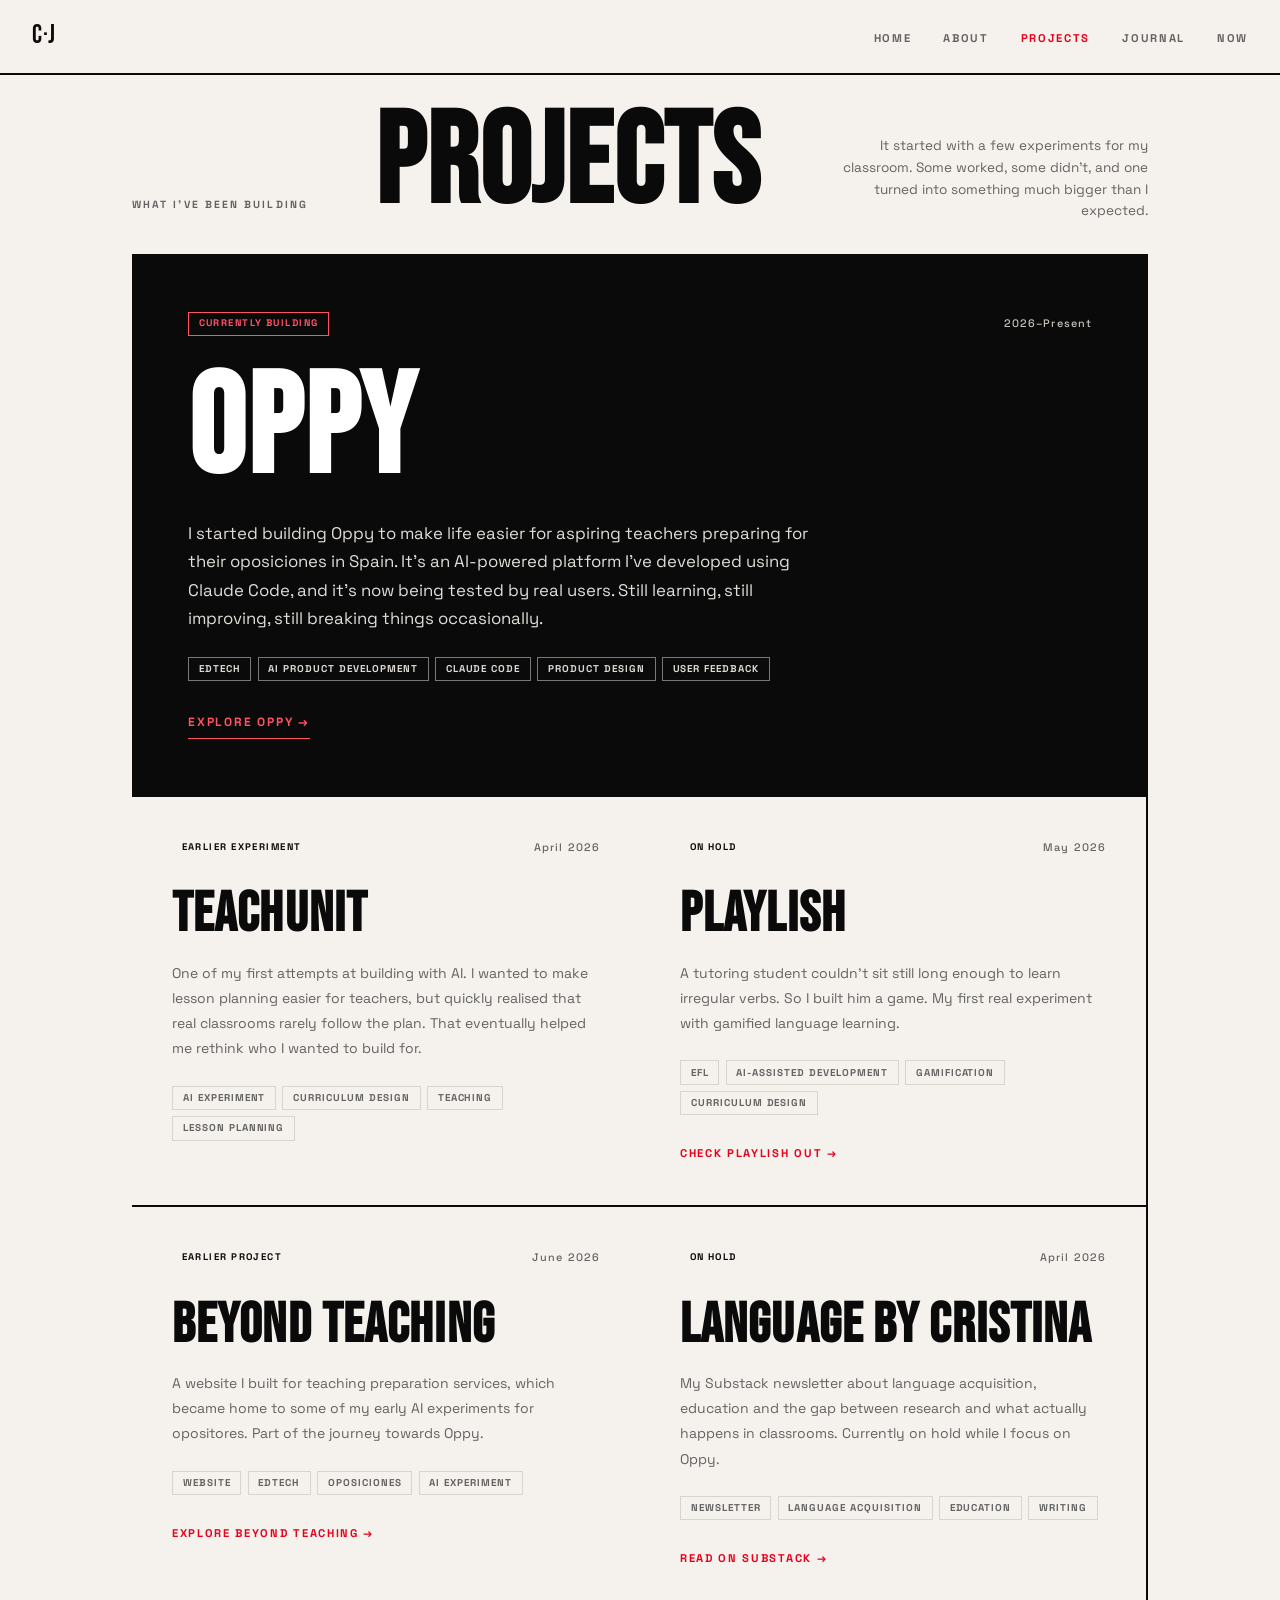
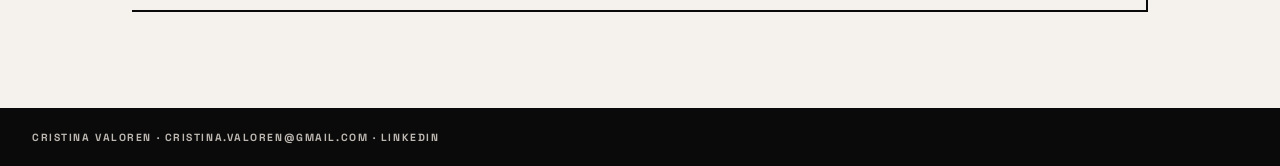
<file: projects.html>
<!DOCTYPE html>
<html lang="en">
<head>
  <meta charset="UTF-8" />
  <meta name="viewport" content="width=device-width, initial-scale=1.0" />
  <title>Projects · Cristina Valoren</title>
  <meta name="description" content="From classroom experiments to building Oppy. My projects in AI, EdTech, English teaching and language learning." />
  <meta property="og:title" content="Projects · Cristina Valoren" />
  <meta property="og:description" content="A teacher learning to build with AI. Explore Oppy, Playlish and my earlier experiments in educational technology." />
  <meta property="og:type" content="website" />
  <meta property="og:url" content="https://cristinavaloren-code.github.io/projects.html" />
  <link rel="icon" href="favicon.svg" type="image/svg+xml" />
  <link rel="stylesheet" href="css/style.css" />
</head>
<body>

  <nav class="nav">
    <a href="index.html" class="nav-logo">C·J</a>
    <ul class="nav-links">
      <li><a href="index.html">Home</a></li>
      <li><a href="about.html">About</a></li>
      <li><a href="projects.html" class="active">Projects</a></li>
      <li><a href="journal.html">Journal</a></li>
      <li><a href="now.html">Now</a></li>
    </ul>
  </nav>

  <main class="page-main">

    <header class="page-header">
      <span class="eyebrow">What I've been building</span>
      <h1>Projects</h1>
      <p class="page-sub">It started with a few experiments for my classroom. Some worked, some didn't, and one turned into something much bigger than I expected.</p>
    </header>

    <div class="projects-grid">

      <!-- OPPY: FEATURED PROJECT -->

      <article class="project-card project-card--featured">
        <div class="project-meta">
          <span class="status status--active">Currently building</span>
          <span class="project-year">2026–Present</span>
        </div>

        <h2>Oppy</h2>

        <p class="project-desc">I started building Oppy to make life easier for aspiring teachers preparing for their oposiciones in Spain. It's an AI-powered platform I've developed using Claude Code, and it's now being tested by real users. Still learning, still improving, still breaking things occasionally.</p>

        <ul class="project-tags">
          <li>EdTech</li>
          <li>AI Product Development</li>
          <li>Claude Code</li>
          <li>Product Design</li>
          <li>User Feedback</li>
        </ul>

        <a href="https://oppy.es" target="_blank" rel="noopener noreferrer" class="project-link">Explore Oppy →</a>
      </article>

      <!-- TEACHUNIT -->

      <article class="project-card">
        <div class="project-meta">
          <span class="status">Earlier experiment</span>
          <span class="project-year">April 2026</span>
        </div>

        <h2>TeachUnit</h2>

        <p class="project-desc">One of my first attempts at building with AI. I wanted to make lesson planning easier for teachers, but quickly realised that real classrooms rarely follow the plan. That eventually helped me rethink who I wanted to build for.</p>

        <ul class="project-tags">
          <li>AI Experiment</li>
          <li>Curriculum Design</li>
          <li>Teaching</li>
          <li>Lesson Planning</li>
        </ul>
      </article>

      <!-- PLAYLISH -->

      <article class="project-card">
        <div class="project-meta">
          <span class="status">On hold</span>
          <span class="project-year">May 2026</span>
        </div>

        <h2>Playlish</h2>

        <p class="project-desc">A tutoring student couldn't sit still long enough to learn irregular verbs. So I built him a game. My first real experiment with gamified language learning.</p>

        <ul class="project-tags">
          <li>EFL</li>
          <li>AI-assisted Development</li>
          <li>Gamification</li>
          <li>Curriculum Design</li>
        </ul>

        <a href="https://playlish.vercel.app" target="_blank" rel="noopener noreferrer" class="project-link">Check Playlish out →</a>
      </article>

      <!-- BEYOND TEACHING -->

      <article class="project-card">
        <div class="project-meta">
          <span class="status">Earlier project</span>
          <span class="project-year">June 2026</span>
        </div>

        <h2>Beyond Teaching</h2>

        <p class="project-desc">A website I built for teaching preparation services, which became home to some of my early AI experiments for opositores. Part of the journey towards Oppy.</p>

        <ul class="project-tags">
          <li>Website</li>
          <li>EdTech</li>
          <li>Oposiciones</li>
          <li>AI Experiment</li>
        </ul>

        <a href="https://beyondteachingopos.com" target="_blank" rel="noopener noreferrer" class="project-link">Explore Beyond Teaching →</a>
      </article>

      <!-- LANGUAGE BY CRISTINA -->

      <article class="project-card">
        <div class="project-meta">
          <span class="status">On hold</span>
          <span class="project-year">April 2026</span>
        </div>

        <h2>Language by Cristina</h2>

        <p class="project-desc">My Substack newsletter about language acquisition, education and the gap between research and what actually happens in classrooms. Currently on hold while I focus on Oppy.</p>

        <ul class="project-tags">
          <li>Newsletter</li>
          <li>Language Acquisition</li>
          <li>Education</li>
          <li>Writing</li>
        </ul>

        <a href="https://substack.com/@languagebycristina" target="_blank" rel="noopener noreferrer" class="project-link">Read on Substack →</a>
      </article>

    </div>

  </main>

  <footer class="footer">
    <p>Cristina Valoren · <a href="mailto:cristina.valoren@gmail.com">cristina.valoren@gmail.com</a> · <a href="https://www.linkedin.com/in/cristinavlorenzo" target="_blank" rel="noopener noreferrer">LinkedIn</a></p>
  </footer>

</body>
</html>
</file>
<file: css/style.css>
/* =============================================
   CRISTINA'S JOURNEY — stylesheet v3
   Aesthetic: editorial brutalism, Dazed-inspired
   High contrast · Oversized type · Raw grid
   Font: Bebas Neue (display) + Space Grotesk (body)
   ============================================= */

@import url('https://fonts.googleapis.com/css2?family=Bebas+Neue&family=Space+Grotesk:wght@300;400;500;700&display=swap');

:root {
  --bg:       #f5f2ee;
  --black:    #0a0a0a;
  --red:      #e8001c;
  --white:    #ffffff;
  --grey:     #636363;
  --grey-lt:  #d8d4ce;

  --font-display: 'Bebas Neue', Impact, sans-serif;
  --font-body:    'Space Grotesk', system-ui, sans-serif;

  --max-w: 1080px;
}

*, *::before, *::after { box-sizing: border-box; margin: 0; padding: 0; }
:focus-visible { outline: 2px solid var(--red); outline-offset: 3px; }
html { font-size: 16px; scroll-behavior: smooth; }

body {
  background: var(--bg);
  color: var(--black);
  font-family: var(--font-body);
  font-weight: 300;
  line-height: 1.6;
  min-height: 100vh;
  display: flex;
  flex-direction: column;
  -webkit-font-smoothing: antialiased;
}

a { color: inherit; text-decoration: none; }

/* ── NAV ─────────────────────────────────── */

.nav {
  display: flex;
  align-items: center;
  justify-content: space-between;
  padding: 1rem 2rem;
  border-bottom: 2px solid var(--black);
  position: sticky;
  top: 0;
  background: var(--bg);
  z-index: 100;
}

.nav-logo {
  font-family: var(--font-display);
  font-size: 1.6rem;
  letter-spacing: 0.05em;
  color: var(--black);
  text-decoration: none;
}

.nav-links {
  list-style: none;
  display: flex;
  gap: 2rem;
}

.nav-links a {
  font-size: 0.7rem;
  font-weight: 700;
  color: var(--grey);
  text-decoration: none;
  letter-spacing: 0.15em;
  text-transform: uppercase;
  transition: color 0.15s;
}

.nav-links a:hover { color: var(--black); }
.nav-links a.active { color: var(--red); }

/* ── HERO ────────────────────────────────── */

.hero {
  max-width: var(--max-w);
  margin: 0 auto;
  padding: 0 2rem;
  display: grid;
  grid-template-columns: 1fr;
  border-bottom: 2px solid var(--black);
}

.hero-text {
  padding: 3rem 0 2rem;
  position: relative;
}

.eyebrow {
  display: block;
  font-size: 0.68rem;
  font-weight: 700;
  letter-spacing: 0.2em;
  text-transform: uppercase;
  color: var(--grey);
  margin-bottom: 0.5rem;
}

h1 {
  font-family: var(--font-display);
  font-size: clamp(5rem, 15vw, 11rem);
  line-height: 0.88;
  letter-spacing: 0.01em;
  color: var(--black);
  margin-bottom: 0;
  text-transform: uppercase;
}

h1 em {
  font-style: normal;
  color: var(--red);
  display: block;
}

.hero-bottom {
  display: flex;
  align-items: flex-end;
  justify-content: space-between;
  padding: 1.5rem 0 2.5rem;
  gap: 2rem;
  border-top: 1px solid var(--grey-lt);
  margin-top: 1.5rem;
}

.hero-sub {
  font-size: 0.9rem;
  color: var(--grey);
  max-width: 380px;
  line-height: 1.75;
  font-weight: 400;
}

.hero-actions {
  display: flex;
  gap: 0;
  flex-shrink: 0;
}

.btn-primary {
  background: var(--red);
  color: var(--white);
  padding: 0.85rem 1.75rem;
  font-family: var(--font-body);
  font-size: 0.7rem;
  font-weight: 700;
  letter-spacing: 0.15em;
  text-transform: uppercase;
  text-decoration: none;
  transition: background 0.15s;
  display: inline-block;
}

.btn-primary:hover { background: var(--black); }

.btn-secondary {
  background: transparent;
  border: 2px solid var(--black);
  color: var(--black);
  padding: 0.85rem 1.75rem;
  font-family: var(--font-body);
  font-size: 0.7rem;
  font-weight: 700;
  letter-spacing: 0.15em;
  text-transform: uppercase;
  text-decoration: none;
  transition: background 0.15s, color 0.15s;
  display: inline-block;
}

.btn-secondary:hover { background: var(--black); color: var(--white); }

.hero-deco { display: none; }

/* ── INTRO CARDS ─────────────────────────── */

.intro-cards {
  max-width: var(--max-w);
  margin: 0 auto;
  padding: 0 2rem;
  display: grid;
  grid-template-columns: repeat(3, 1fr);
  border-bottom: 2px solid var(--black);
}

.card {
  display: block;
  padding: 2rem 1.75rem;
  text-decoration: none;
  color: var(--black);
  background: transparent;
  border-right: 2px solid var(--black);
  position: relative;
  overflow: hidden;
  transition: background 0.15s;
}

.card:last-child { border-right: none; }

.card:hover { background: var(--black); color: var(--white); text-decoration: none; }
.card:hover .card-label { color: var(--red); }
.card:hover .card p { color: var(--grey-lt); }
.card:hover .card-arrow { color: var(--red); }

.card--accent { background: var(--red); color: var(--white); }
.card--accent .card-label { color: var(--white); opacity: 0.7; }
.card--accent .card p { color: rgba(255,255,255,0.75); }
.card--accent .card-arrow { color: var(--white); }
.card--accent:hover { background: var(--black); }

.card-label {
  font-size: 0.62rem;
  font-weight: 700;
  letter-spacing: 0.2em;
  text-transform: uppercase;
  color: var(--grey);
  display: block;
  margin-bottom: 1.25rem;
}

.card h2 {
  font-family: var(--font-display);
  font-size: 2rem;
  line-height: 1;
  letter-spacing: 0.03em;
  text-transform: uppercase;
  margin-bottom: 0.75rem;
}

.card p {
  font-size: 0.82rem;
  color: var(--grey);
  line-height: 1.65;
}

.card-arrow {
  display: block;
  margin-top: 2rem;
  font-size: 1.2rem;
  color: var(--black);
  transition: transform 0.2s;
}

.card:hover .card-arrow { transform: translateX(5px); }

/* ── PAGE LAYOUT ─────────────────────────── */

main { flex: 1; }

.page-main {
  max-width: var(--max-w);
  margin: 0 auto;
  padding: 0 2rem 6rem;
}

.page-header {
  padding: 2.5rem 0;
  margin-bottom: 0;
  border-bottom: 2px solid var(--black);
  display: flex;
  align-items: flex-end;
  justify-content: space-between;
  gap: 2rem;
}

.page-header h1 {
  font-family: var(--font-display);
  font-size: clamp(4rem, 10vw, 8rem);
  line-height: 0.9;
  margin-bottom: 0;
}

.eyebrow {
  display: block;
  font-size: 0.65rem;
  font-weight: 700;
  letter-spacing: 0.2em;
  text-transform: uppercase;
  color: var(--grey);
  margin-bottom: 0.5rem;
}

.page-sub {
  color: var(--grey);
  font-size: 0.85rem;
  font-weight: 400;
  max-width: 320px;
  text-align: right;
  line-height: 1.6;
}

.page-sub a { color: var(--grey); border-bottom: 1px solid var(--grey-lt); }
.page-sub a:hover { color: var(--black); text-decoration: none; }

/* ── PROSE ───────────────────────────────── */

.prose-layout {
  padding-top: 3rem;
  max-width: 640px;
}

.prose h2 {
  font-family: var(--font-display);
  font-size: 2rem;
  letter-spacing: 0.03em;
  text-transform: uppercase;
  color: var(--black);
  margin: 3rem 0 0.75rem;
  padding-top: 2rem;
  border-top: 1px solid var(--grey-lt);
}

.prose p, .prose li {
  font-size: 0.95rem;
  color: var(--grey);
  line-height: 1.85;
  margin-bottom: 1rem;
}

.prose .lead {
  font-size: 1.1rem;
  color: var(--black);
  font-weight: 400;
  margin-bottom: 2rem;
  line-height: 1.75;
}

.prose strong { color: var(--black); font-weight: 700; }
.prose a { color: var(--black); border-bottom: 2px solid var(--red); }
.prose a:hover { color: var(--red); text-decoration: none; }

.prose ul { padding-left: 0; list-style: none; }

.prose li {
  padding-left: 1.5rem;
  position: relative;
  margin-bottom: 0.5rem;
}

.prose li::before {
  content: '/';
  position: absolute;
  left: 0;
  color: var(--red);
  font-weight: 700;
}

/* ── PROJECTS ────────────────────────────── */
.projects-grid {
  display: grid;
  grid-template-columns: repeat(2, 1fr);
  border-top: none;
  margin-top: 0;
}

.project-card {
  padding: 2.5rem;
  border-right: 2px solid var(--black);
  border-bottom: 2px solid var(--black);
  background: transparent;
  transition: background 0.15s;
}

.project-card:nth-child(even) { border-right: none; }
.project-card:hover { background: var(--black); color: var(--white); }
.project-card:hover .project-desc { color: var(--grey-lt); }
.project-card:hover .project-tags li { border-color: #333; color: var(--grey-lt); background: #111; }
.project-card:hover .project-year { color: var(--grey); }

.project-meta {
  display: flex;
  align-items: center;
  justify-content: space-between;
  margin-bottom: 2rem;
}

.project-year { font-size: 0.68rem; color: var(--grey); letter-spacing: 0.1em; font-weight: 500; }

.status {
  font-size: 0.6rem;
  font-weight: 700;
  letter-spacing: 0.15em;
  text-transform: uppercase;
  padding: 0.2rem 0.6rem;
}

.status--live {
  background: transparent;
  color: #00a050;
  border: 1px solid #00a050;
}

.status--active {
  background: transparent;
  color: var(--red);
  border: 1px solid var(--red);
}

.project-card h2 {
  font-family: var(--font-display);
  font-size: 3.5rem;
  line-height: 0.9;
  letter-spacing: 0.02em;
  text-transform: uppercase;
  margin-bottom: 1.25rem;
}

.project-desc {
  color: var(--grey);
  font-size: 0.875rem;
  line-height: 1.8;
  margin-bottom: 1.5rem;
  font-weight: 300;
}

.project-tags {
  list-style: none;
  display: flex;
  flex-wrap: wrap;
  gap: 0.4rem;
  margin-bottom: 1.5rem;
  padding: 0;
}

.project-tags li {
  font-size: 0.62rem;
  font-weight: 700;
  letter-spacing: 0.1em;
  text-transform: uppercase;
  border: 1px solid var(--grey-lt);
  padding: 0.2rem 0.6rem;
  color: var(--grey);
}

.project-tags li::before { display: none; }

.project-link {
  font-size: 0.7rem;
  font-weight: 700;
  letter-spacing: 0.15em;
  text-transform: uppercase;
  color: var(--red);
}

.project-link:hover { text-decoration: underline; }

/* ── JOURNAL ─────────────────────────────── */

.journal-list {
  display: flex;
  flex-direction: column;
  margin-top: 0;
}

.journal-entry {
  padding: 2.5rem 0;
  border-bottom: 1px solid var(--grey-lt);
  display: grid;
  grid-template-columns: 120px 1fr;
  gap: 2rem;
  align-items: start;
}

.entry-date {
  font-size: 0.62rem;
  font-weight: 700;
  letter-spacing: 0.15em;
  text-transform: uppercase;
  color: var(--red);
  padding-top: 0.25rem;
}

.entry-title {
  font-family: var(--font-display);
  font-size: 1.8rem;
  line-height: 1;
  letter-spacing: 0.03em;
  text-transform: uppercase;
  margin-bottom: 1rem;
  color: var(--black);
}

.entry-preview {
  font-size: 0.9rem;
  color: var(--grey);
  line-height: 1.85;
  margin-bottom: 0.6rem;
  font-weight: 300;
}

.journal-note {
  margin-top: 2rem;
  font-size: 0.72rem;
  color: var(--grey-lt);
  letter-spacing: 0.05em;
  font-style: italic;
}

/* ── FOOTER ──────────────────────────────── */

.footer {
  border-top: 2px solid var(--black);
  padding: 1.25rem 2rem;
  display: flex;
  align-items: center;
  justify-content: space-between;
  background: var(--black);
}

.footer p {
  font-size: 0.65rem;
  font-weight: 700;
  letter-spacing: 0.15em;
  text-transform: uppercase;
  color: var(--grey);
}

/* ── ENTRY IMAGES ────────────────────────── */

.entry-image {
  display: block;
  width: 100%;
  max-width: 420px;
  height: auto;
  margin: 1.5rem 0;
  padding: 6px;
  background: var(--white);
  border: 1px solid var(--grey-lt);
  box-shadow: 2px 2px 0px var(--grey-lt);
}

/* ── RESPONSIVE ──────────────────────────── */

@media (max-width: 700px) {
  .hero { padding: 0 1.25rem; }
  .hero-bottom { flex-direction: column; align-items: flex-start; }
  .intro-cards { grid-template-columns: 1fr; padding: 0 1.25rem; }
  .card { border-right: none; border-bottom: 2px solid var(--black); }
  .page-main { padding: 0 1.25rem 4rem; }
  .page-header { flex-direction: column; align-items: flex-start; }
  .page-sub { text-align: left; }
  .nav { padding: 1rem 1.25rem; }
  .nav-links { gap: 1.25rem; }
  .projects-grid { grid-template-columns: 1fr; }
  .project-card { border-right: none; }
  .journal-entry { grid-template-columns: 1fr; gap: 0.5rem; }
  .footer { padding: 1.25rem; }
}

/* ── JOURNAL ENHANCEMENTS ────────────────── */

/* Left column wrapper for date + mood */
.entry-meta {
  display: flex;
  flex-direction: column;
  gap: 0.6rem;
  padding-top: 0.25rem;
}

/* E — Mood marker */
.entry-mood {
  display: inline-block;
  font-size: 0.58rem;
  font-weight: 700;
  letter-spacing: 0.12em;
  text-transform: uppercase;
  padding: 0.2rem 0.5rem;
  border: 1px solid var(--black);
  color: var(--black);
  width: fit-content;
}

.entry-mood.school   { border-color: #333; color: #333; }
.entry-mood.ai       { border-color: var(--red); color: var(--red); }
.entry-mood.win      { background: var(--black); color: var(--white); border-color: var(--black); }
.entry-mood.personal { border-color: var(--grey); color: var(--grey); }
.entry-mood.disaster { background: var(--red); color: var(--white); border-color: var(--red); }

/* A — Big lede first paragraph */
.entry-lede {
  font-size: 1.2rem;
  color: var(--black);
  line-height: 1.65;
  margin-bottom: 1rem;
  font-weight: 400;
}

/* B — Highlight spans */
.highlight {
  color: var(--red);
  font-weight: 700;
}

/* ============================================
   PORTFOLIO REFINEMENTS
   Responsive layout and accessibility
   ============================================ */

/* Fix card paragraph hover styles */

.card:hover p {
  color: var(--grey-lt);
}

.card--accent p {
  color: var(--white);
}

/* Clear keyboard focus on interactive cards */

.card:focus-visible {
  outline: 3px solid var(--red);
  outline-offset: -3px;
}

.card:focus-visible p {
  color: var(--grey-lt);
}

.card--accent:focus-visible {
  outline-color: var(--black);
}

/* Improve small footer text contrast */

.footer p {
  color: #bdb8b2;
}

.footer a:hover,
.footer a:focus-visible {
  color: var(--white);
}

/* Prevent long content from overflowing */

.prose,
.project-card,
.journal-entry {
  min-width: 0;
}

.prose img {
  max-width: 100%;
  height: auto;
}

/* Mobile refinements */

@media (max-width: 700px) {

  .nav {
    flex-wrap: wrap;
    justify-content: center;
    gap: 0.75rem;
  }

  .nav-logo {
    width: 100%;
    text-align: center;
  }

  .nav-links {
    flex-wrap: wrap;
    justify-content: center;
    gap: 0.75rem 1rem;
  }

  .nav-links a {
    font-size: 0.65rem;
  }

  .hero h1 {
    font-size: clamp(3.5rem, 13vw, 7rem);
  }

  .hero-actions {
    flex-wrap: wrap;
    gap: 0.5rem;
  }

  .hero-actions a {
    text-align: center;
  }

  .project-card {
    padding: 1.75rem 1.25rem;
  }

  .page-header h1 {
    font-size: clamp(3.5rem, 12vw, 7rem);
  }
}

/* Respect reduced motion preferences */

@media (prefers-reduced-motion: reduce) {
  html {
    scroll-behavior: auto;
  }

  *,
  *::before,
  *::after {
    transition-duration: 0.01ms !important;
    animation-duration: 0.01ms !important;
  }
}

/* PROJECTS PAGE: SPACING AND HIERARCHY */

.page-main:has(.projects-grid) .page-header {
  padding: 2rem 0;
  gap: 1rem;
}

.projects-grid {
  border-top: 0;
  margin-top: 0;
}

.project-desc {
  font-weight: 400;
}

@media (max-width: 700px) {
  .page-main:has(.projects-grid) .page-header {
    padding: 1.75rem 0;
    gap: 0.75rem;
  }

  .page-main:has(.projects-grid) .page-header h1 {
    font-size: clamp(3.5rem, 12vw, 5rem);
  }

  .page-main:has(.projects-grid) .page-sub {
    max-width: 100%;
    font-size: 0.85rem;
    line-height: 1.6;
  }

  .projects-grid .project-card {
    padding: 1.75rem 1rem;
  }

  .projects-grid .project-meta {
    margin-bottom: 1.25rem;
  }
}


/* ============================================
   FEATURED PROJECT: OPPY
   ============================================ */

/* Remove the redundant border and gap */

.projects-grid {
  border-top: 0;
  margin-top: 0;
}

/* Give Oppy its own full-width section */

.project-card--featured {
  grid-column: 1 / -1;
  background: var(--black);
  color: var(--white);
  border-right: 0;
  padding: 3.5rem;
}

/* Featured heading */

.project-card--featured h2 {
  color: var(--white);
  font-size: clamp(5rem, 11vw, 9rem);
  line-height: 0.9;
  margin-bottom: 1.5rem;
}

/* Short description */

.project-card--featured .project-desc {
  color: #e0ddd8;
  font-size: 1.05rem;
  font-weight: 400;
  line-height: 1.7;
  max-width: 650px;
}

/* Metadata */

.project-card--featured .project-year {
  color: #c8c3bd;
}

.project-card--featured .status--active {
  color: #ff5265;
  border-color: #ff5265;
}

/* Skills and tags */

.project-card--featured .project-tags {
  max-width: 650px;
}

.project-card--featured .project-tags li {
  color: #dedad5;
  border-color: #777;
  background: transparent;
}

/* Project link */

.project-card--featured .project-link {
  display: inline-block;
  color: #ff5265;
  margin-top: 0.5rem;
  font-size: 0.75rem;
  border-bottom: 1px solid #ff5265;
  padding-bottom: 0.35rem;
}

/* Keep featured styling consistent on hover */

.project-card--featured:hover {
  background: var(--black);
}

.project-card--featured:hover .project-desc {
  color: #e0ddd8;
}

.project-card--featured:hover .project-year {
  color: #c8c3bd;
}

.project-card--featured:hover .project-tags li {
  color: #dedad5;
  border-color: #777;
  background: transparent;
}

/* Remove unwanted side borders after
   the featured card */

.project-card--featured + .project-card {
  border-left: 0;
}

/* Mobile */

@media (max-width: 700px) {

  .project-card--featured {
    padding: 2rem 1.5rem;
  }

  .project-card--featured h2 {
    font-size: clamp(4.5rem, 20vw, 7rem);
  }

  .project-card--featured .project-desc {
    font-size: 0.95rem;
    line-height: 1.7;
  }

  .project-card--featured .project-meta {
    flex-wrap: wrap;
    gap: 0.75rem;
  }
}
</file>
